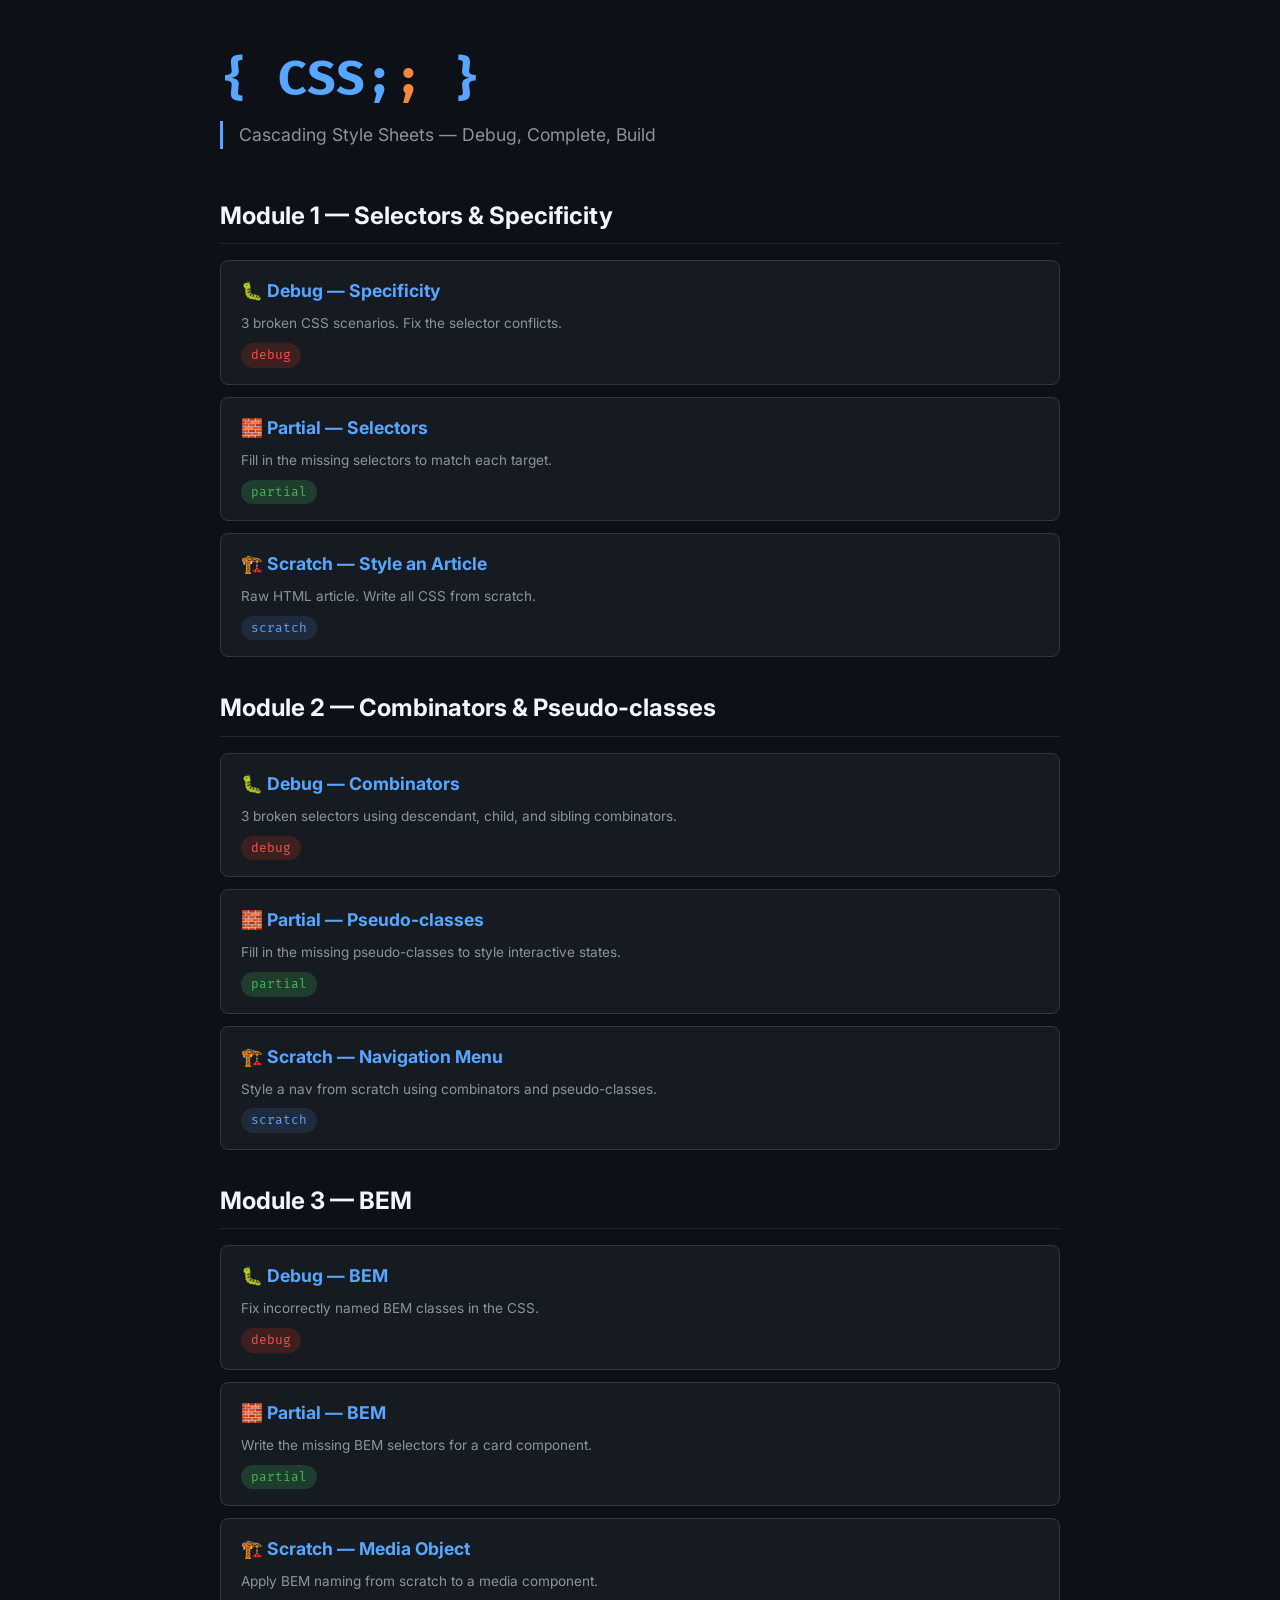
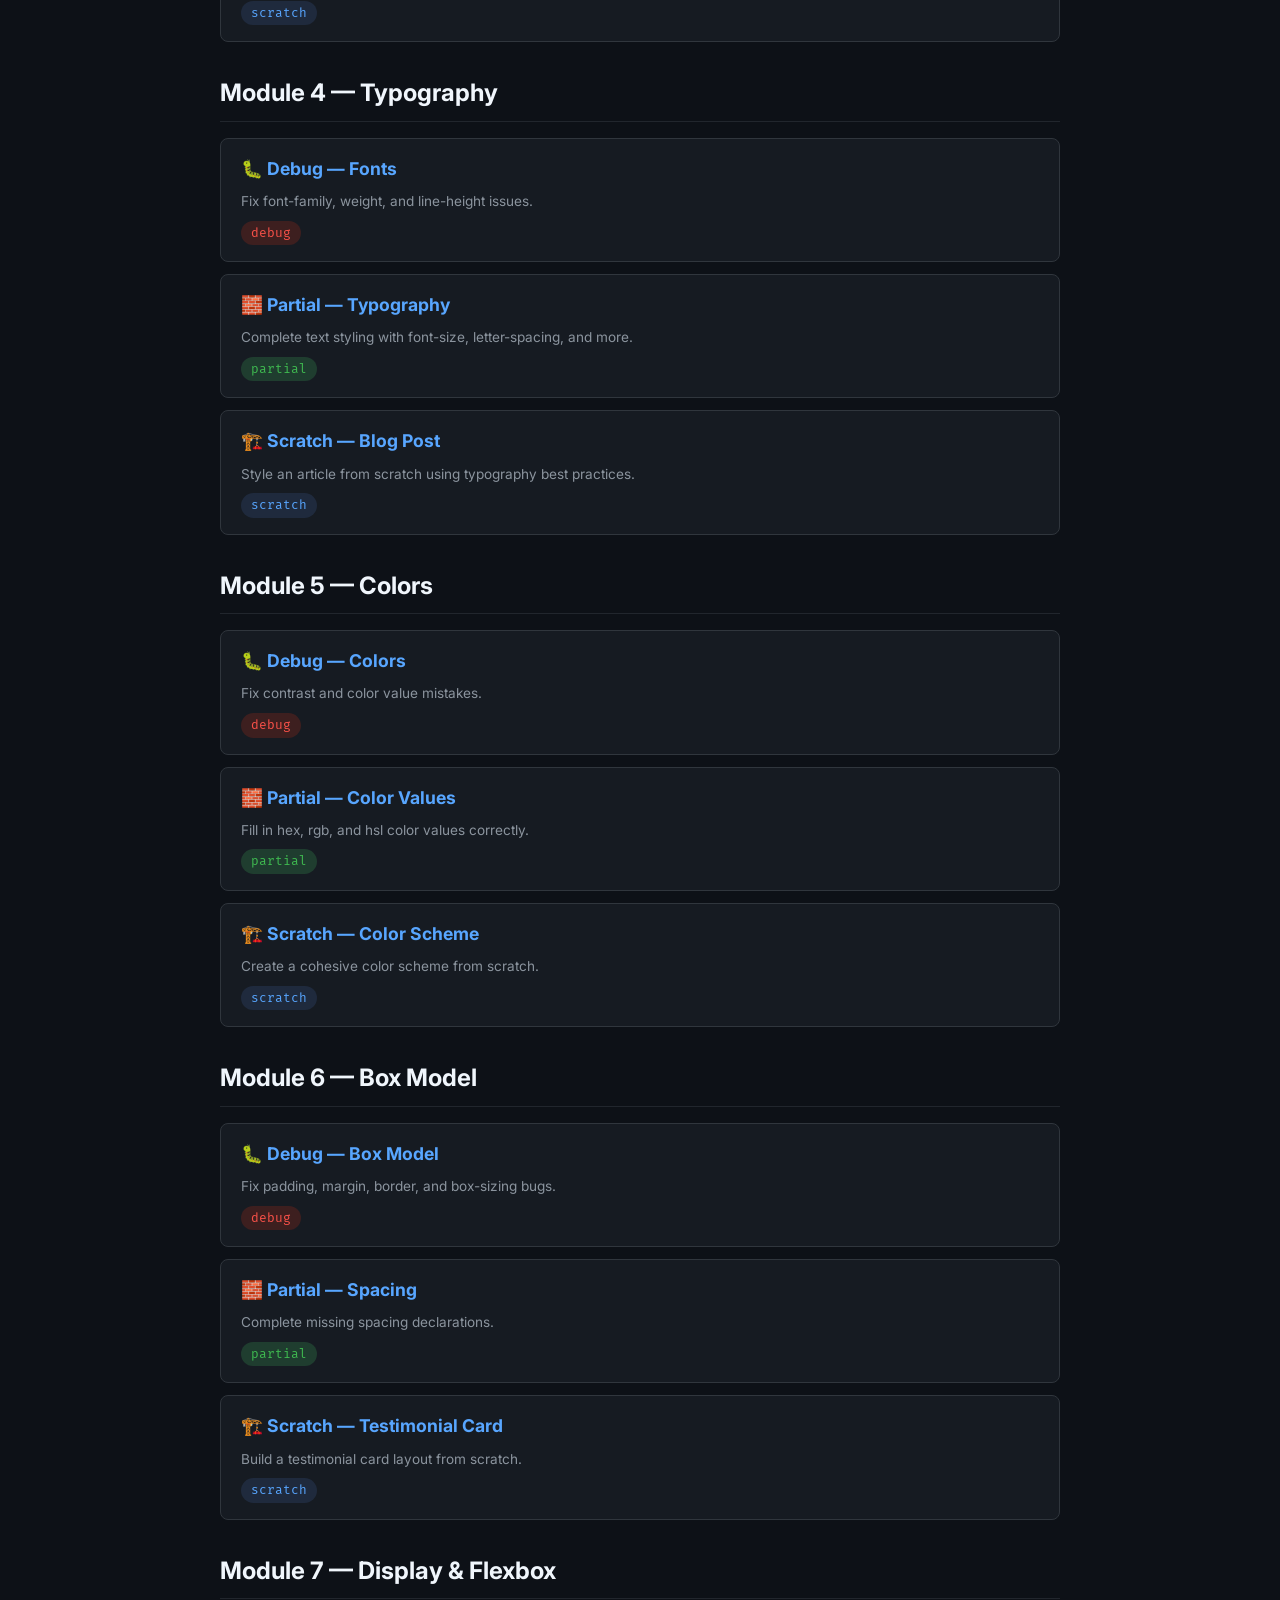
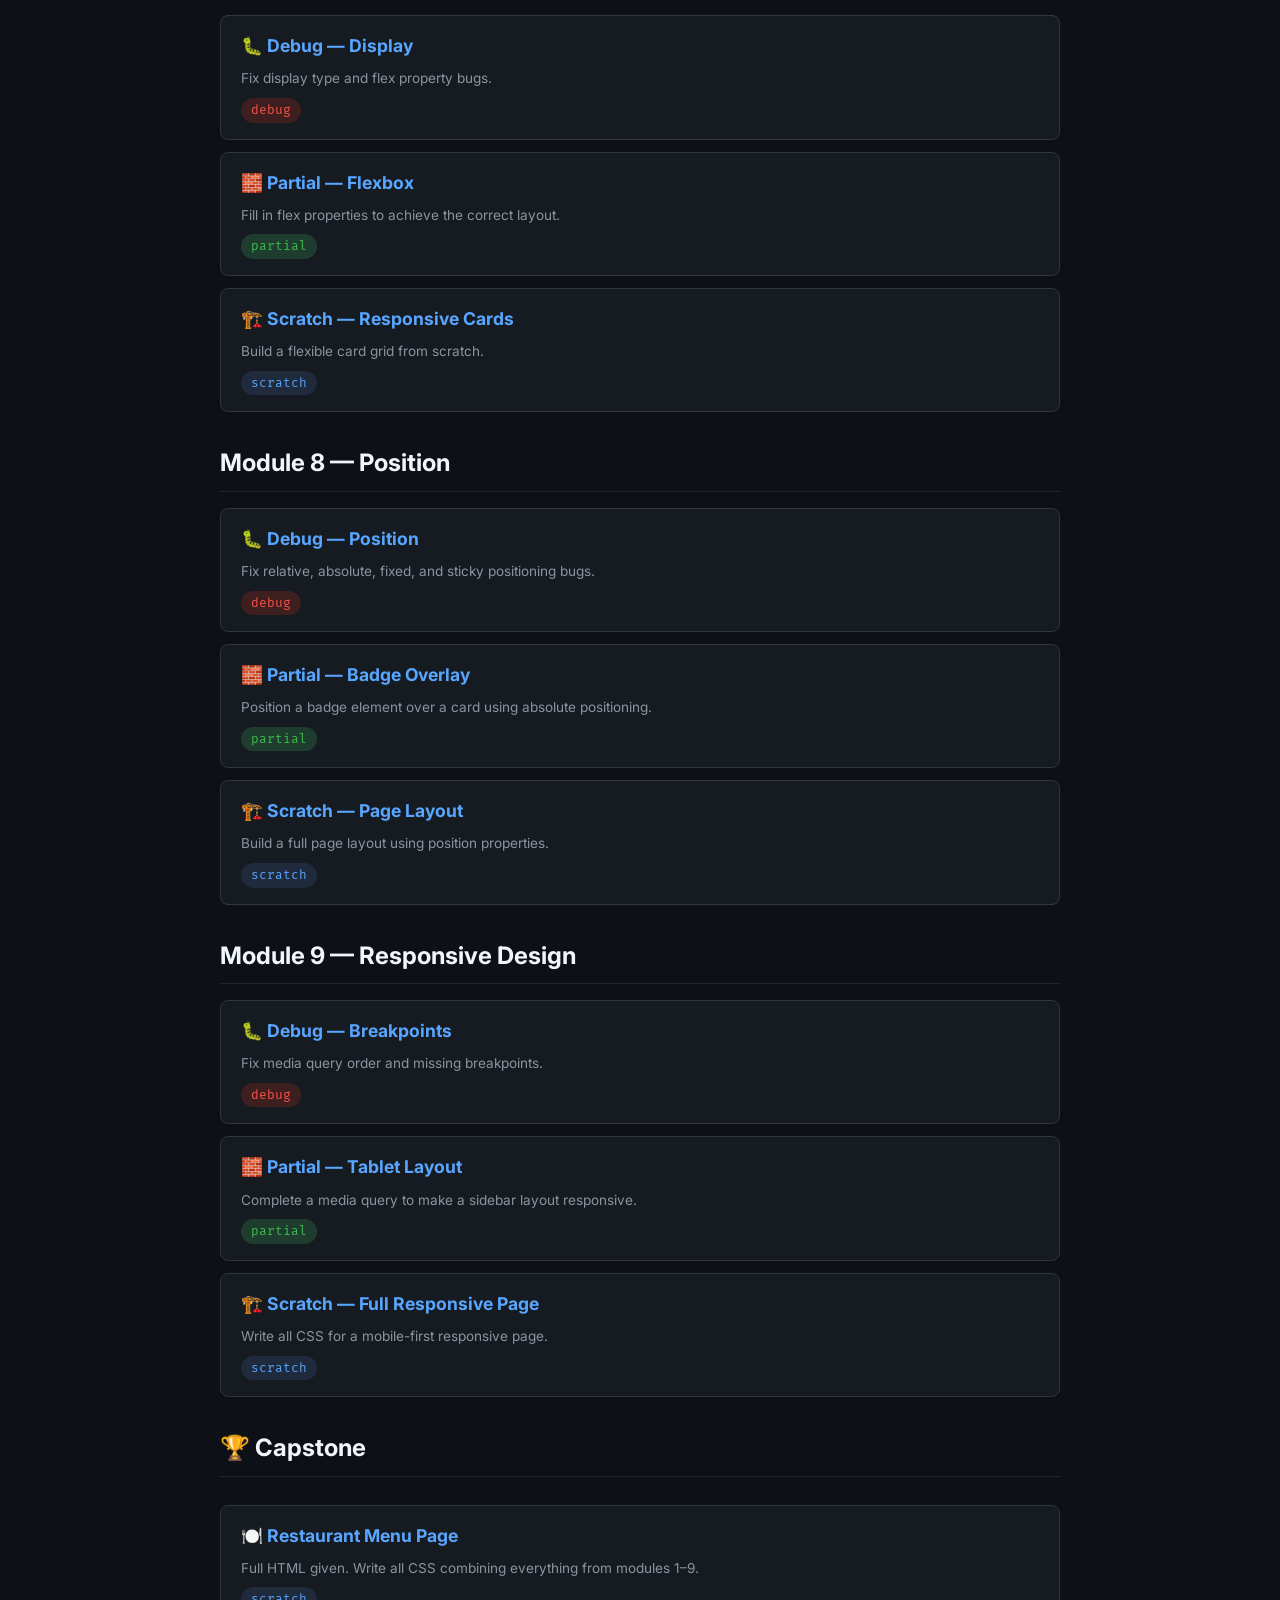
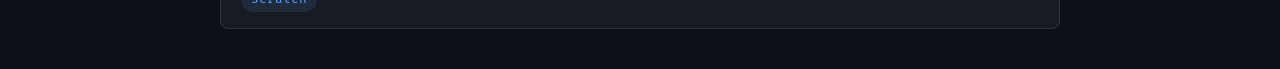
<file: css-ex/index.html>
<!DOCTYPE html>
<html lang="en">
<head>
  <meta charset="UTF-8">
  <meta name="viewport" content="width=device-width, initial-scale=1.0">
  <title>{ CSS; } — Course Hub</title>
  <link rel="preconnect" href="https://fonts.googleapis.com">
  <link href="https://fonts.googleapis.com/css2?family=Fira+Mono:wght@500;700&family=Inter:wght@400;600;700&display=swap" rel="stylesheet">
  <style>
    * { margin: 0; padding: 0; box-sizing: border-box; }
    body { font-family: 'Inter', sans-serif; background: #0d1117; color: #e6edf3; line-height: 1.6; padding: 40px 24px; }
    .container { max-width: 840px; margin: 0 auto; }
    h1 { font-family: 'Fira Mono', monospace; font-size: 3rem; color: #58a6ff; margin-bottom: 4px; }
    h1 span { color: #f0883e; }
    .subtitle { color: #8b949e; font-size: 1.1rem; margin-bottom: 48px; border-left: 3px solid #58a6ff; padding-left: 16px; }
    h2 { font-size: 1.5rem; color: #f0f6fc; margin: 32px 0 16px; padding-bottom: 8px; border-bottom: 1px solid #21262d; }
    .module-grid { display: flex; flex-direction: column; gap: 12px; }
    .module { background: #161b22; border: 1px solid #30363d; border-radius: 8px; padding: 16px 20px; transition: border-color 0.2s; }
    .module:hover { border-color: #58a6ff; }
    .module h3 { font-size: 1.1rem; margin-bottom: 8px; }
    .module h3 a { color: #58a6ff; text-decoration: none; }
    .module h3 a:hover { text-decoration: underline; }
    .module .meta { font-size: 0.85rem; color: #8b949e; }
    .ex-list { display: flex; gap: 8px; flex-wrap: wrap; margin-top: 8px; }
    .ex-tag { font-family: 'Fira Mono', monospace; font-size: 0.8rem; padding: 2px 10px; border-radius: 20px; background: #21262d; color: #8b949e; }
    .ex-tag.debug { background: #3d1f1f; color: #f85149; }
    .ex-tag.partial { background: #1f3d2f; color: #3fb950; }
    .ex-tag.scratch { background: #1f2a3d; color: #58a6ff; }
    .capstone { margin-top: 12px; }
  </style>
</head>
<body>
  <div class="container">
    <h1>{ CSS;<span>;</span> }</h1>
    <div class="subtitle">Cascading Style Sheets — Debug, Complete, Build</div>

    <h2>Module 1 — Selectors &amp; Specificity</h2>
    <div class="module-grid">
      <div class="module">
        <h3><a href="exercises/module-01-selectors/exercise-specificity.html">🐛 Debug — Specificity</a></h3>
        <div class="meta">3 broken CSS scenarios. Fix the selector conflicts.</div>
        <div class="ex-list"><span class="ex-tag debug">debug</span></div>
      </div>
      <div class="module">
        <h3><a href="exercises/module-01-selectors/partial-selectors.html">🧱 Partial — Selectors</a></h3>
        <div class="meta">Fill in the missing selectors to match each target.</div>
        <div class="ex-list"><span class="ex-tag partial">partial</span></div>
      </div>
      <div class="module">
        <h3><a href="exercises/module-01-selectors/scratch-style-article.html">🏗️ Scratch — Style an Article</a></h3>
        <div class="meta">Raw HTML article. Write all CSS from scratch.</div>
        <div class="ex-list"><span class="ex-tag scratch">scratch</span></div>
      </div>
    </div>

    <h2>Module 2 — Combinators &amp; Pseudo-classes</h2>
    <div class="module-grid">
      <div class="module">
        <h3><a href="exercises/module-02-combinators/exercise-combinators.html">🐛 Debug — Combinators</a></h3>
        <div class="meta">3 broken selectors using descendant, child, and sibling combinators.</div>
        <div class="ex-list"><span class="ex-tag debug">debug</span></div>
      </div>
      <div class="module">
        <h3><a href="exercises/module-02-combinators/partial-pseudo.html">🧱 Partial — Pseudo-classes</a></h3>
        <div class="meta">Fill in the missing pseudo-classes to style interactive states.</div>
        <div class="ex-list"><span class="ex-tag partial">partial</span></div>
      </div>
      <div class="module">
        <h3><a href="exercises/module-02-combinators/scratch-menu.html">🏗️ Scratch — Navigation Menu</a></h3>
        <div class="meta">Style a nav from scratch using combinators and pseudo-classes.</div>
        <div class="ex-list"><span class="ex-tag scratch">scratch</span></div>
      </div>
    </div>

    <h2>Module 3 — BEM</h2>
    <div class="module-grid">
      <div class="module">
        <h3><a href="exercises/module-03-bem/exercise-bem.html">🐛 Debug — BEM</a></h3>
        <div class="meta">Fix incorrectly named BEM classes in the CSS.</div>
        <div class="ex-list"><span class="ex-tag debug">debug</span></div>
      </div>
      <div class="module">
        <h3><a href="exercises/module-03-bem/partial-bem.html">🧱 Partial — BEM</a></h3>
        <div class="meta">Write the missing BEM selectors for a card component.</div>
        <div class="ex-list"><span class="ex-tag partial">partial</span></div>
      </div>
      <div class="module">
        <h3><a href="exercises/module-03-bem/scratch-bem.html">🏗️ Scratch — Media Object</a></h3>
        <div class="meta">Apply BEM naming from scratch to a media component.</div>
        <div class="ex-list"><span class="ex-tag scratch">scratch</span></div>
      </div>
    </div>

    <h2>Module 4 — Typography</h2>
    <div class="module-grid">
      <div class="module">
        <h3><a href="exercises/module-04-typography/exercise-font.html">🐛 Debug — Fonts</a></h3>
        <div class="meta">Fix font-family, weight, and line-height issues.</div>
        <div class="ex-list"><span class="ex-tag debug">debug</span></div>
      </div>
      <div class="module">
        <h3><a href="exercises/module-04-typography/partial-typography.html">🧱 Partial — Typography</a></h3>
        <div class="meta">Complete text styling with font-size, letter-spacing, and more.</div>
        <div class="ex-list"><span class="ex-tag partial">partial</span></div>
      </div>
      <div class="module">
        <h3><a href="exercises/module-04-typography/scratch-blog-post.html">🏗️ Scratch — Blog Post</a></h3>
        <div class="meta">Style an article from scratch using typography best practices.</div>
        <div class="ex-list"><span class="ex-tag scratch">scratch</span></div>
      </div>
    </div>

    <h2>Module 5 — Colors</h2>
    <div class="module-grid">
      <div class="module">
        <h3><a href="exercises/module-05-colors/exercise-color.html">🐛 Debug — Colors</a></h3>
        <div class="meta">Fix contrast and color value mistakes.</div>
        <div class="ex-list"><span class="ex-tag debug">debug</span></div>
      </div>
      <div class="module">
        <h3><a href="exercises/module-05-colors/partial-color-values.html">🧱 Partial — Color Values</a></h3>
        <div class="meta">Fill in hex, rgb, and hsl color values correctly.</div>
        <div class="ex-list"><span class="ex-tag partial">partial</span></div>
      </div>
      <div class="module">
        <h3><a href="exercises/module-05-colors/scratch-color-scheme.html">🏗️ Scratch — Color Scheme</a></h3>
        <div class="meta">Create a cohesive color scheme from scratch.</div>
        <div class="ex-list"><span class="ex-tag scratch">scratch</span></div>
      </div>
    </div>

    <h2>Module 6 — Box Model</h2>
    <div class="module-grid">
      <div class="module">
        <h3><a href="exercises/module-06-box-model/exercise-box.html">🐛 Debug — Box Model</a></h3>
        <div class="meta">Fix padding, margin, border, and box-sizing bugs.</div>
        <div class="ex-list"><span class="ex-tag debug">debug</span></div>
      </div>
      <div class="module">
        <h3><a href="exercises/module-06-box-model/partial-spacing.html">🧱 Partial — Spacing</a></h3>
        <div class="meta">Complete missing spacing declarations.</div>
        <div class="ex-list"><span class="ex-tag partial">partial</span></div>
      </div>
      <div class="module">
        <h3><a href="exercises/module-06-box-model/scratch-testimonial.html">🏗️ Scratch — Testimonial Card</a></h3>
        <div class="meta">Build a testimonial card layout from scratch.</div>
        <div class="ex-list"><span class="ex-tag scratch">scratch</span></div>
      </div>
    </div>

    <h2>Module 7 — Display &amp; Flexbox</h2>
    <div class="module-grid">
      <div class="module">
        <h3><a href="exercises/module-07-display-flexbox/exercise-display.html">🐛 Debug — Display</a></h3>
        <div class="meta">Fix display type and flex property bugs.</div>
        <div class="ex-list"><span class="ex-tag debug">debug</span></div>
      </div>
      <div class="module">
        <h3><a href="exercises/module-07-display-flexbox/partial-flexbox.html">🧱 Partial — Flexbox</a></h3>
        <div class="meta">Fill in flex properties to achieve the correct layout.</div>
        <div class="ex-list"><span class="ex-tag partial">partial</span></div>
      </div>
      <div class="module">
        <h3><a href="exercises/module-07-display-flexbox/scratch-responsive-cards.html">🏗️ Scratch — Responsive Cards</a></h3>
        <div class="meta">Build a flexible card grid from scratch.</div>
        <div class="ex-list"><span class="ex-tag scratch">scratch</span></div>
      </div>
    </div>

    <h2>Module 8 — Position</h2>
    <div class="module-grid">
      <div class="module">
        <h3><a href="exercises/module-08-position/exercise-position.html">🐛 Debug — Position</a></h3>
        <div class="meta">Fix relative, absolute, fixed, and sticky positioning bugs.</div>
        <div class="ex-list"><span class="ex-tag debug">debug</span></div>
      </div>
      <div class="module">
        <h3><a href="exercises/module-08-position/partial-badge.html">🧱 Partial — Badge Overlay</a></h3>
        <div class="meta">Position a badge element over a card using absolute positioning.</div>
        <div class="ex-list"><span class="ex-tag partial">partial</span></div>
      </div>
      <div class="module">
        <h3><a href="exercises/module-08-position/scratch-page-layout.html">🏗️ Scratch — Page Layout</a></h3>
        <div class="meta">Build a full page layout using position properties.</div>
        <div class="ex-list"><span class="ex-tag scratch">scratch</span></div>
      </div>
    </div>

    <h2>Module 9 — Responsive Design</h2>
    <div class="module-grid">
      <div class="module">
        <h3><a href="exercises/module-09-responsive/exercise-breakpoints.html">🐛 Debug — Breakpoints</a></h3>
        <div class="meta">Fix media query order and missing breakpoints.</div>
        <div class="ex-list"><span class="ex-tag debug">debug</span></div>
      </div>
      <div class="module">
        <h3><a href="exercises/module-09-responsive/partial-tablet.html">🧱 Partial — Tablet Layout</a></h3>
        <div class="meta">Complete a media query to make a sidebar layout responsive.</div>
        <div class="ex-list"><span class="ex-tag partial">partial</span></div>
      </div>
      <div class="module">
        <h3><a href="exercises/module-09-responsive/scratch-full-responsive.css">🏗️ Scratch — Full Responsive Page</a></h3>
        <div class="meta">Write all CSS for a mobile-first responsive page.</div>
        <div class="ex-list"><span class="ex-tag scratch">scratch</span></div>
      </div>
    </div>

    <h2>🏆 Capstone</h2>
    <div class="module-grid">
      <div class="module capstone">
        <h3><a href="exercises/capstone-restaurant/index.html">🍽️ Restaurant Menu Page</a></h3>
        <div class="meta">Full HTML given. Write all CSS combining everything from modules 1–9.</div>
        <div class="ex-list"><span class="ex-tag scratch">scratch</span></div>
      </div>
    </div>
  </div>
</body>
</html>
</file>
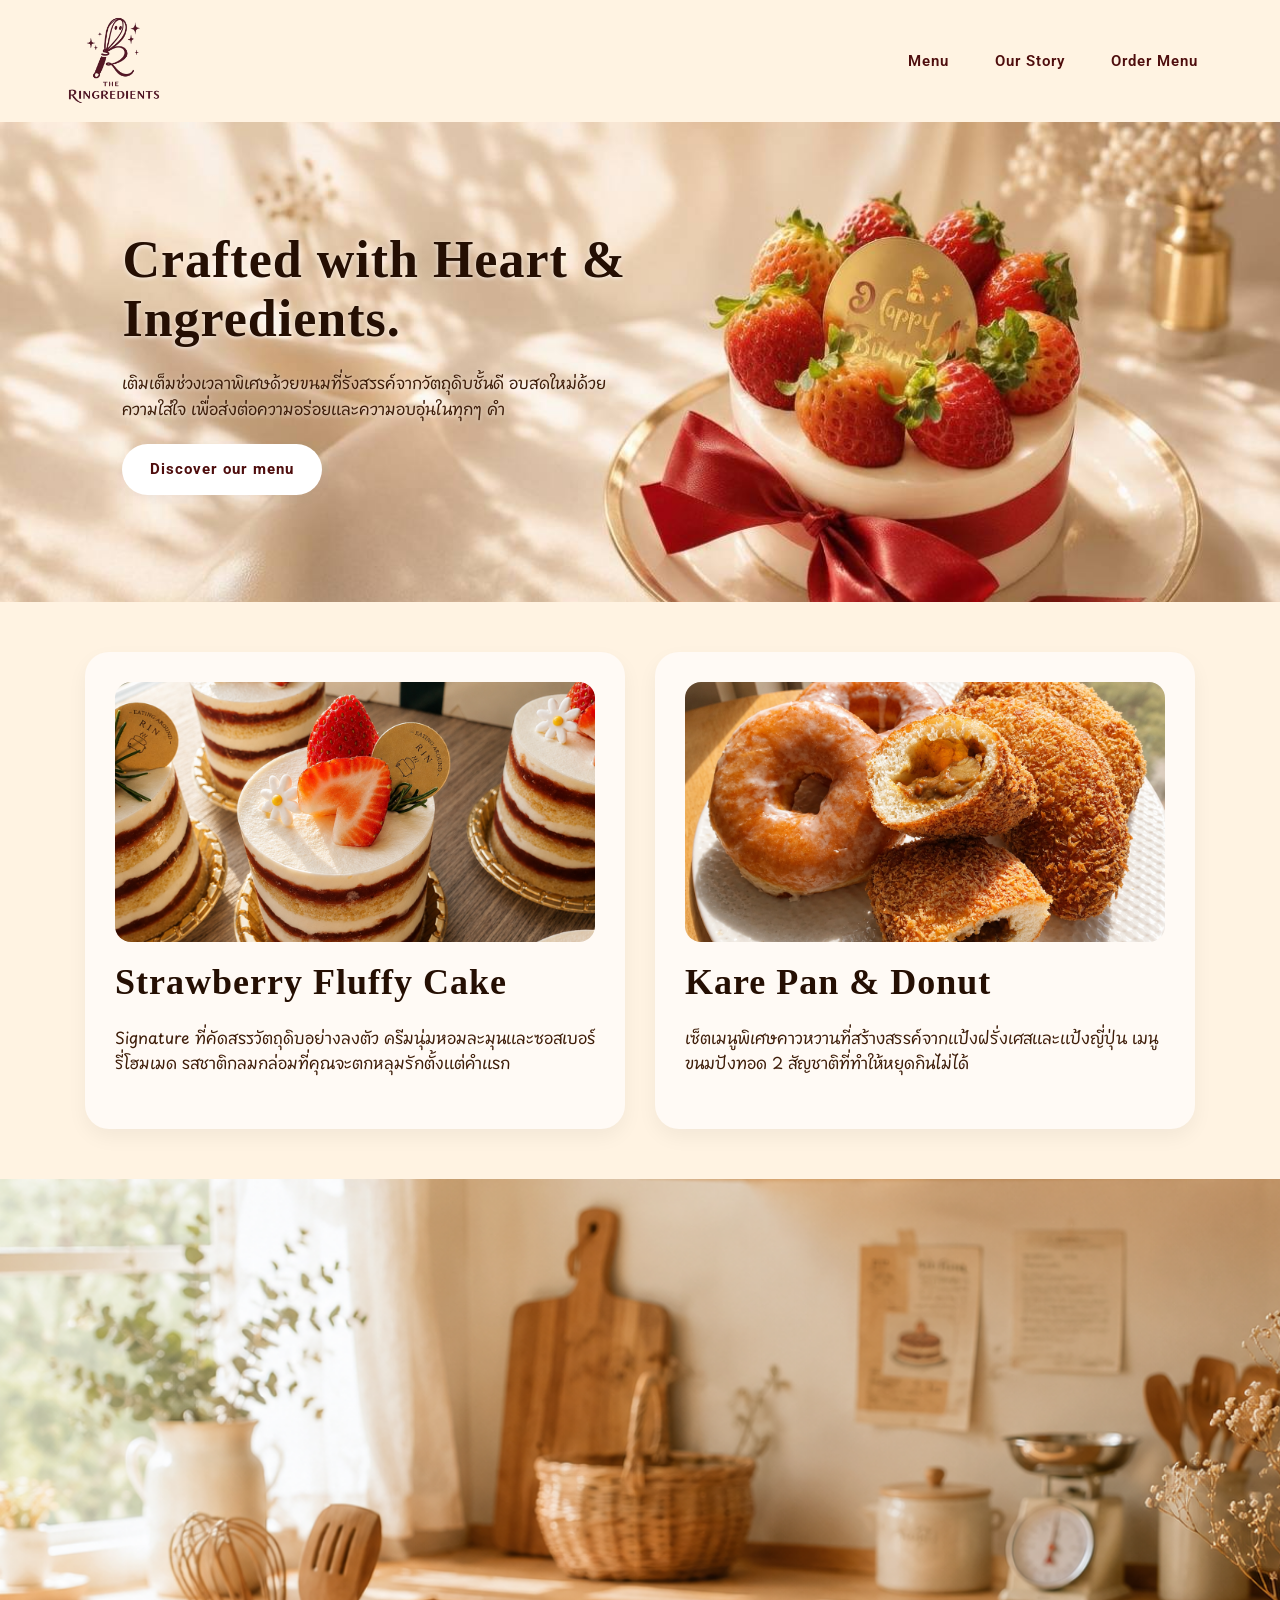
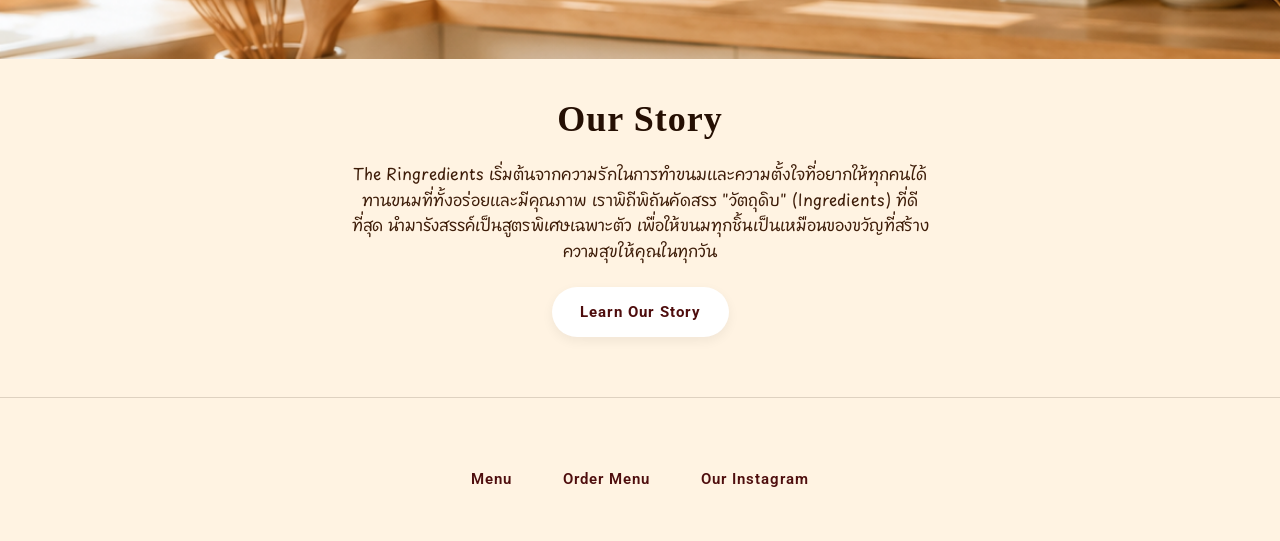
<file: html-buildday-project/index.html>
<!DOCTYPE html>
<html lang="th">
<head>
    <meta charset="UTF-8">
    <meta name="viewport" content="width=device-width, initial-scale=1.0">
    <title>The Ringredients | Sharing the best 'Taste' of life.</title>
    <link href="https://fonts.googleapis.com/css2?family=Playpen+Sans+Thai:wght@100..800&family=Roboto:wght@400;500;700;800&display=swap" rel="stylesheet">
    <link rel="stylesheet" href="the-ringredients.css">
</head>
<body>

    <header class="header">
        <div class="logo">
            <a href="index.html"><img src="logo.png" alt="The Ringredients Logo"></a>
        </div>
        <nav class="header-links">
            <a href="menu.html" class="cta-link">Menu</a>
            <a href="our-story.html" class="cta-link">Our Story</a>
            <a href="https://ig.me/m/the_ringredients" class="cta-link" target="_blank" rel="noopener">Order Menu</a>
        </nav>
    </header>


    <main>
        <section class="head-section">
            <div class="head-image">
                <img src="cake-head.jpg" alt="Strawberry Cake" class="banner-img">
            </div>
            <div class="head-text-left">
                <h1>Crafted with Heart &amp; Ingredients.</h1>
                <p>เติมเต็มช่วงเวลาพิเศษด้วยขนมที่รังสรรค์จากวัตถุดิบชั้นดี อบสดใหม่ด้วยความใส่ใจ เพื่อส่งต่อความอร่อยและความอบอุ่นในทุกๆ คำ</p>
                <a href="menu.html" class="cta-button">Discover our menu</a>
            </div>
        </section>

        <section class="menu-section">
            <article class="card-menu">
                <img src="cake-menu.png" alt="Strawberry Fluffy Cake">
                <h2>Strawberry Fluffy Cake</h2>
                <p>Signature ที่คัดสรรวัตถุดิบอย่างลงตัว ครีมนุ่มหอมละมุนและซอสเบอร์รี่โฮมเมด รสชาติกลมกล่อมที่คุณจะตกหลุมรักตั้งแต่คำแรก</p>
            </article>

            <article class="card-menu">
                <img src="bread-menu.png" alt="Kare Pan and Donut">
                <h2>Kare Pan &amp; Donut</h2>
                <p>เซ็ตเมนูพิเศษคาวหวานที่สร้างสรรค์จากแป้งฝรั่งเศสและแป้งญี่ปุ่น เมนูขนมปังทอด 2 สัญชาติที่ทำให้หยุดกินไม่ได้</p>
            </article>
        </section>

        <section class="head-section">
            <div class="head-image">
                <img src="kitchen.png" alt="บรรยากาศครัว The Ringredients" class="banner-img">
            </div>
        </section>

        <section class="story-section">
            <h2>Our Story</h2>
            <p>The Ringredients เริ่มต้นจากความรักในการทำขนมและความตั้งใจที่อยากให้ทุกคนได้ทานขนมที่ทั้งอร่อยและมีคุณภาพ เราพิถีพิถันคัดสรร "วัตถุดิบ" (Ingredients) ที่ดีที่สุด นำมารังสรรค์เป็นสูตรพิเศษเฉพาะตัว เพื่อให้ขนมทุกชิ้นเป็นเหมือนของขวัญที่สร้างความสุขให้คุณในทุกวัน</p>
            <a href="our-story.html" class="cta-button">Learn Our Story</a>
        </section>
    </main>


    
    <hr class="divider">

    <footer class="link-bottom-section">
        <a href="menu.html" class="cta-link">Menu</a>
        <a href="https://ig.me/m/the_ringredients" class="cta-link" target="_blank" rel="noopener">Order Menu</a>
        <a href="https://www.instagram.com/the_ringredients/" class="cta-link" target="_blank" rel="noopener">Our Instagram</a>
    </footer>

</body>
</html>
</file>
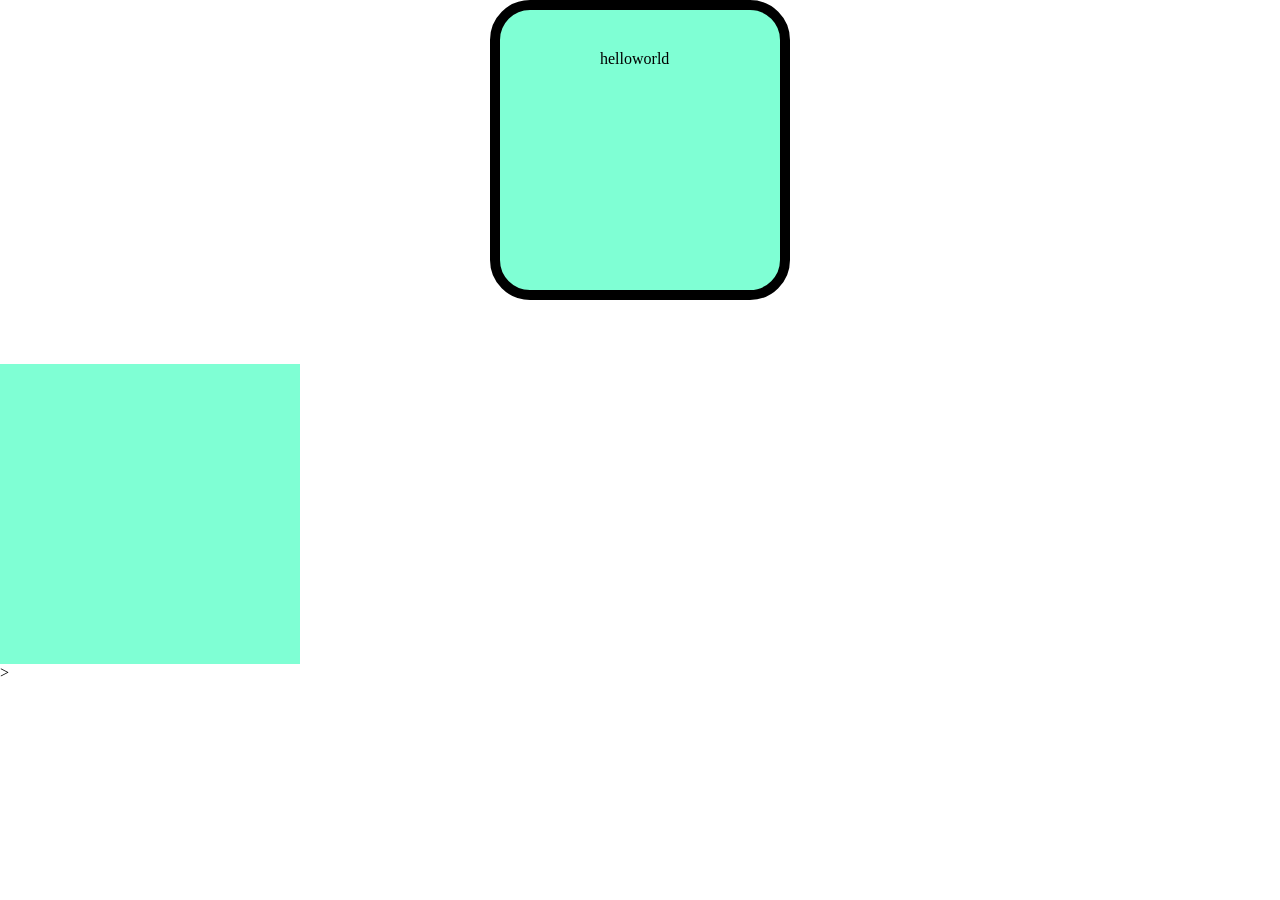
<file: css-ex/boxmodel/index.html>
<!DOCTYPE html>
<html lang="en">
<head>
    <link rel="stylesheet" href="test-css.css">
    <meta charset="UTF-8">
    <meta name="viewport" content="width=device-width, initial-scale=1.0">
    <title>Document</title>
</head>
<body>
    <div class="hello" style = "height: 300px; width: 300px; background-color: aquamarine; margin-bottom: 64px">
        helloworld
    </div>
    <div class="special" style = "height: 300px; width: 300px; background-color: aquamarine; margin-top: 64px;">

    </div>>
</body>
</html>
</file>
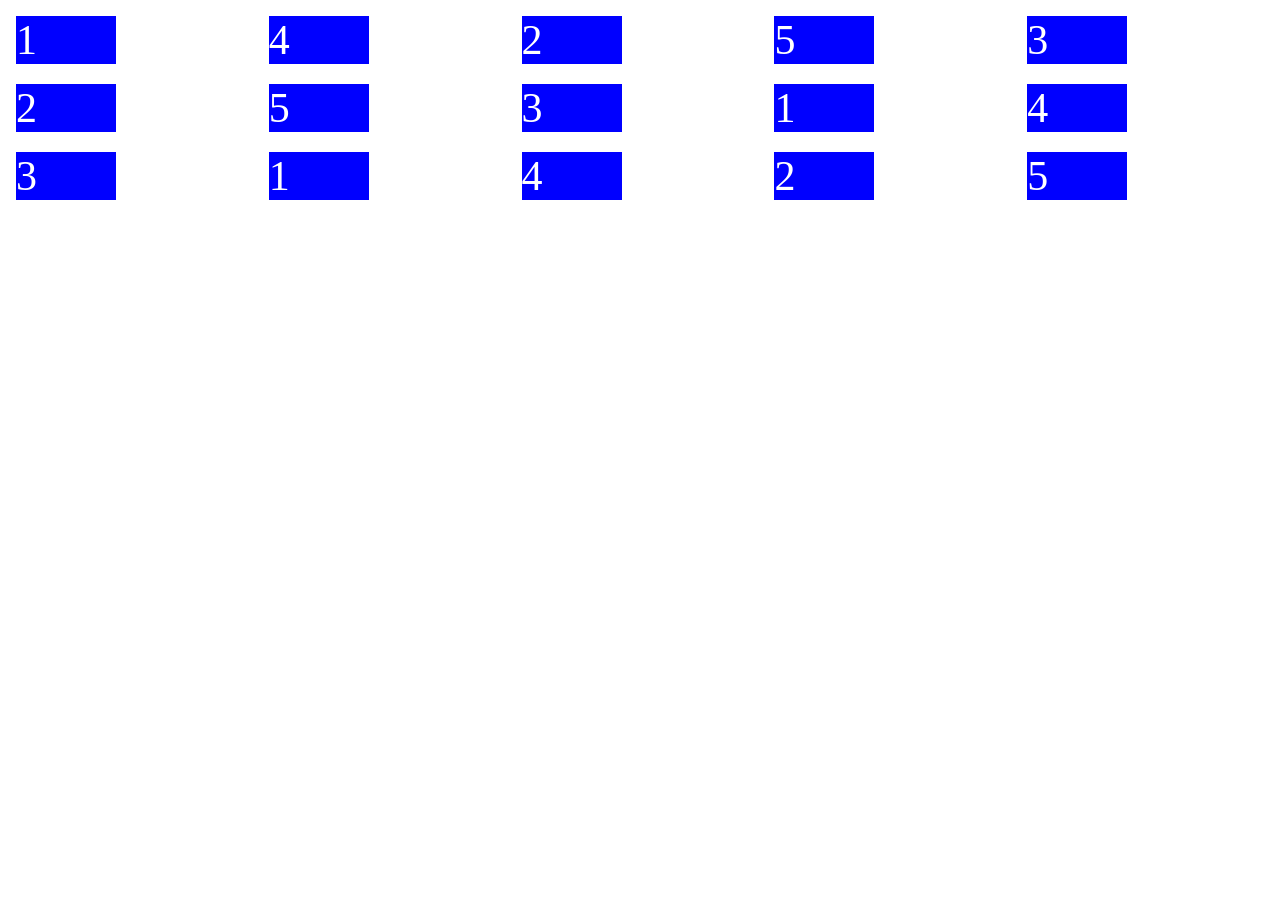
<file: css-ex/day2-css/index.html>
<!DOCTYPE html>
<html lang="en">
<head>
    <meta charset="UTF-8">
    <meta name="viewport" content="width=device-width, initial-scale=1.0">
    <title>Document</title>
        <link rel="stylesheet" href="style.css"/>
</head>
<body>
     <div class="container">
      <div class="box">1</div>
      <div class="box">2</div>
      <div class="box">3</div>
      <div class="box">4</div>
      <div class="box">5</div>
      <div class="box">1</div>
      <div class="box">2</div>
      <div class="box">3</div>
      <div class="box">4</div>
      <div class="box">5</div>
      <div class="box">1</div>
      <div class="box">2</div>
      <div class="box">3</div>
      <div class="box">4</div>
      <div class="box">5</div>
    </div>
</body>
</html>
</file>
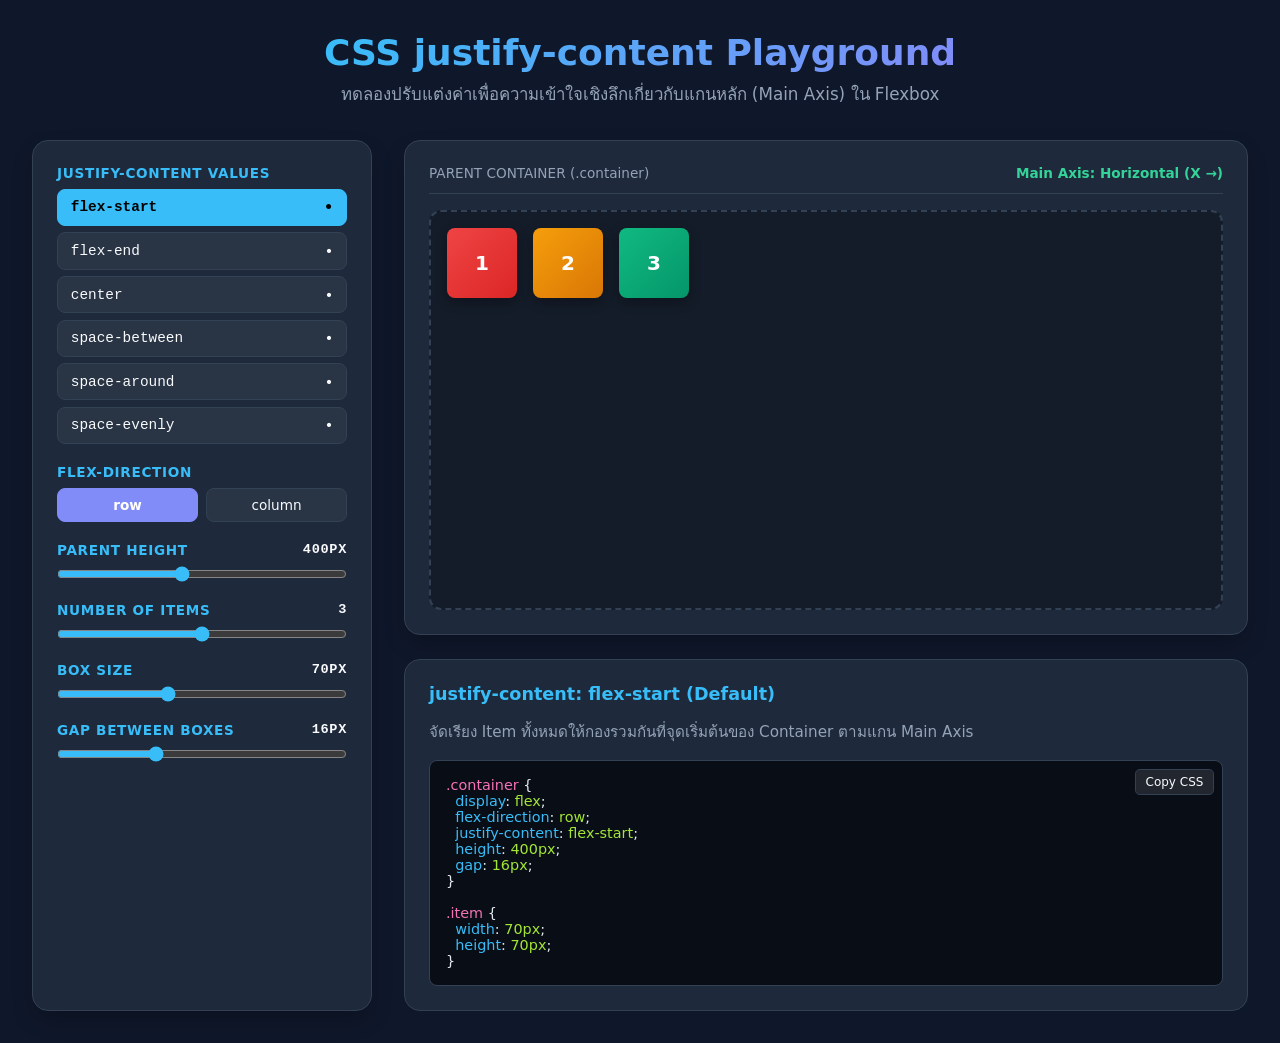
<file: css-ex/justify-content-web/index.html>
<!DOCTYPE html>
<html lang="th">
<head>
    <meta charset="UTF-8">
    <meta name="viewport" content="width=device-width, initial-scale=1.0">
    <title>CSS justify-content Interactive Playground</title>
    <style>
        :root {
            --bg-main: #0f172a;
            --bg-card: #1e293b;
            --bg-code: #090d16;
            --accent-blue: #38bdf8;
            --accent-purple: #818cf8;
            --accent-green: #34d399;
            --text-main: #f8fafc;
            --text-muted: #94a3b8;
            --border-color: #334155;
        }

        * {
            box-sizing: border-box;
            margin: 0;
            padding: 0;
            font-family: 'Segoe UI', system-ui, -apple-system, sans-serif;
        }

        body {
            background-color: var(--bg-main);
            color: var(--text-main);
            min-height: 100vh;
            display: flex;
            flex-direction: column;
            padding: 2rem;
            gap: 2rem;
        }

        header {
            text-align: center;
            max-width: 800px;
            margin: 0 auto;
        }

        header h1 {
            font-size: 2.25rem;
            font-weight: 800;
            background: linear-gradient(135deg, var(--accent-blue), var(--accent-purple));
            -webkit-background-clip: text;
            background-clip: text;
            -webkit-text-fill-color: transparent;
            margin-bottom: 0.5rem;
        }

        header p {
            color: var(--text-muted);
            font-size: 1.05rem;
            line-height: 1.6;
        }

        .main-container {
            display: grid;
            grid-template-columns: 340px 1fr;
            gap: 2rem;
            max-width: 1400px;
            width: 100%;
            margin: 0 auto;
        }

        @media (max-width: 968px) {
            .main-container {
                grid-template-columns: 1fr;
            }
        }

        /* Controls Sidebar */
        .controls-card {
            background-color: var(--bg-card);
            border: 1px solid var(--border-color);
            border-radius: 1rem;
            padding: 1.5rem;
            display: flex;
            flex-direction: column;
            gap: 1.25rem;
            box-shadow: 0 10px 25px -5px rgba(0, 0, 0, 0.3);
        }

        .control-group {
            display: flex;
            flex-direction: column;
            gap: 0.5rem;
        }

        .control-group label {
            font-size: 0.85rem;
            font-weight: 600;
            text-transform: uppercase;
            letter-spacing: 0.05em;
            color: var(--accent-blue);
            display: flex;
            justify-content: space-between;
        }

        .control-group label span {
            color: var(--text-main);
            font-family: monospace;
        }

        .options-grid {
            display: grid;
            grid-template-columns: 1fr;
            gap: 0.4rem;
        }

        .btn-option {
            background-color: rgba(255, 255, 255, 0.05);
            border: 1px solid var(--border-color);
            color: var(--text-main);
            padding: 0.6rem 0.8rem;
            border-radius: 0.5rem;
            cursor: pointer;
            text-align: left;
            font-size: 0.9rem;
            font-family: monospace;
            transition: all 0.2s ease;
            display: flex;
            justify-content: space-between;
            align-items: center;
        }

        .btn-option:hover {
            background-color: rgba(56, 189, 248, 0.1);
            border-color: var(--accent-blue);
        }

        .btn-option.active {
            background-color: var(--accent-blue);
            color: #000;
            font-weight: bold;
            border-color: var(--accent-blue);
        }

        .btn-group {
            display: grid;
            grid-template-columns: 1fr 1fr;
            gap: 0.5rem;
        }

        .btn-toggle {
            background-color: rgba(255, 255, 255, 0.05);
            border: 1px solid var(--border-color);
            color: var(--text-main);
            padding: 0.5rem;
            border-radius: 0.5rem;
            cursor: pointer;
            text-align: center;
            font-size: 0.85rem;
            transition: all 0.2s ease;
        }

        .btn-toggle:hover {
            border-color: var(--accent-purple);
        }

        .btn-toggle.active {
            background-color: var(--accent-purple);
            color: #ffffff;
            font-weight: bold;
            border-color: var(--accent-purple);
        }

        .range-slider {
            display: flex;
            align-items: center;
            gap: 0.75rem;
        }

        .range-slider input[type="range"] {
            flex: 1;
            accent-color: var(--accent-blue);
        }

        /* Canvas & Output Area */
        .preview-section {
            display: flex;
            flex-direction: column;
            gap: 1.5rem;
        }

        .canvas-card {
            background-color: var(--bg-card);
            border: 1px solid var(--border-color);
            border-radius: 1rem;
            padding: 1.5rem;
            display: flex;
            flex-direction: column;
            gap: 1rem;
            box-shadow: 0 10px 25px -5px rgba(0, 0, 0, 0.3);
        }

        .canvas-header {
            display: flex;
            justify-content: space-between;
            align-items: center;
            color: var(--text-muted);
            font-size: 0.85rem;
            border-bottom: 1px solid var(--border-color);
            padding-bottom: 0.75rem;
        }

        .axis-indicator {
            font-weight: 600;
            color: var(--accent-green);
        }

        /* Fixed Dimensions Parent Flex Container Window */
        .flex-container {
            background-color: rgba(0, 0, 0, 0.3);
            border: 2px dashed var(--border-color);
            border-radius: 0.75rem;
            width: 100%;
            height: 400px;
            display: flex;
            padding: 1rem;
            transition: all 0.3s cubic-bezier(0.4, 0, 0.2, 1);
            overflow: hidden;
        }

        /* Flex Items */
        .flex-item {
            border-radius: 0.5rem;
            display: flex;
            align-items: center;
            justify-content: center;
            font-weight: 800;
            font-size: 1.25rem;
            color: #ffffff;
            box-shadow: 0 4px 12px rgba(0,0,0,0.3);
            transition: width 0.2s ease, height 0.2s ease, transform 0.2s ease;
            animation: popIn 0.3s ease-out;
            flex-shrink: 0;
        }

        .flex-item:nth-child(1) { background: linear-gradient(135deg, #ef4444, #dc2626); }
        .flex-item:nth-child(2) { background: linear-gradient(135deg, #f59e0b, #d97706); }
        .flex-item:nth-child(3) { background: linear-gradient(135deg, #10b981, #059669); }
        .flex-item:nth-child(4) { background: linear-gradient(135deg, #3b82f6, #2563eb); }
        .flex-item:nth-child(5) { background: linear-gradient(135deg, #8b5cf6, #7c3aed); }

        @keyframes popIn {
            0% { transform: scale(0.5); opacity: 0; }
            100% { transform: scale(1); opacity: 1; }
        }

        /* Code & Description Block */
        .info-card {
            background-color: var(--bg-card);
            border: 1px solid var(--border-color);
            border-radius: 1rem;
            padding: 1.5rem;
            display: flex;
            flex-direction: column;
            gap: 1rem;
        }

        .desc-title {
            font-size: 1.1rem;
            font-weight: 700;
            color: var(--accent-blue);
        }

        .desc-text {
            color: var(--text-muted);
            line-height: 1.6;
            font-size: 0.95rem;
        }

        .code-block {
            background-color: var(--bg-code);
            border: 1px solid var(--border-color);
            border-radius: 0.5rem;
            padding: 1rem;
            font-family: 'Consolas', 'Courier New', monospace;
            font-size: 0.9rem;
            color: #e2e8f0;
            position: relative;
            overflow-x: auto;
        }

        .code-keyword { color: #f472b6; }
        .code-prop { color: #38bdf8; }
        .code-val { color: #a3e635; }

        .copy-btn {
            position: absolute;
            top: 0.5rem;
            right: 0.5rem;
            background: rgba(255, 255, 255, 0.1);
            border: 1px solid var(--border-color);
            color: var(--text-main);
            padding: 0.3rem 0.6rem;
            border-radius: 0.3rem;
            font-size: 0.75rem;
            cursor: pointer;
            transition: all 0.2s;
        }

        .copy-btn:hover {
            background: var(--accent-blue);
            color: #000;
        }
    </style>
</head>
<body>

    <header>
        <h1>CSS justify-content Playground</h1>
        <p>ทดลองปรับแต่งค่าเพื่อความเข้าใจเชิงลึกเกี่ยวกับแกนหลัก (Main Axis) ใน Flexbox</p>
    </header>

    <div class="main-container">
        <!-- Sidebar Controls -->
        <div class="controls-card">
            <div class="control-group">
                <label>justify-content Values</label>
                <div class="options-grid">
                    <button class="btn-option active" data-val="flex-start">flex-start <span>•</span></button>
                    <button class="btn-option" data-val="flex-end">flex-end <span>•</span></button>
                    <button class="btn-option" data-val="center">center <span>•</span></button>
                    <button class="btn-option" data-val="space-between">space-between <span>•</span></button>
                    <button class="btn-option" data-val="space-around">space-around <span>•</span></button>
                    <button class="btn-option" data-val="space-evenly">space-evenly <span>•</span></button>
                </div>
            </div>

            <div class="control-group">
                <label>flex-direction</label>
                <div class="btn-group">
                    <button class="btn-toggle active" id="dir-row">row</button>
                    <button class="btn-toggle" id="dir-col">column</button>
                </div>
            </div>

            <div class="control-group">
                <label>Parent Height <span id="height-val">400px</span></label>
                <div class="range-slider">
                    <input type="range" id="parent-height" min="250" max="600" value="400" step="10">
                </div>
            </div>

            <div class="control-group">
                <label>Number of Items <span id="count-val">3</span></label>
                <div class="range-slider">
                    <input type="range" id="item-count" min="1" max="5" value="3">
                </div>
            </div>

            <div class="control-group">
                <label>Box Size <span id="size-val">70px</span></label>
                <div class="range-slider">
                    <input type="range" id="box-size" min="40" max="120" value="70" step="5">
                </div>
            </div>

            <div class="control-group">
                <label>Gap Between Boxes <span id="gap-val">16px</span></label>
                <div class="range-slider">
                    <input type="range" id="box-gap" min="0" max="48" value="16" step="4">
                </div>
            </div>
        </div>

        <!-- Preview Canvas -->
        <div class="preview-section">
            <div class="canvas-card">
                <div class="canvas-header">
                    <span>PARENT CONTAINER (.container)</span>
                    <div class="axis-indicator">
                        <span id="axis-text">Main Axis: Horizontal (X →)</span>
                    </div>
                </div>

                <div class="flex-container" id="flexBox">
                    <div class="flex-item">1</div>
                    <div class="flex-item">2</div>
                    <div class="flex-item">3</div>
                </div>
            </div>

            <!-- Code & Live Explanation -->
            <div class="info-card">
                <div class="desc-title" id="infoTitle">flex-start</div>
                <div class="desc-text" id="infoDesc">
                    กอง Flex Items ไว้ที่จุดเริ่มต้นของ Main Axis (ค่า Default ของ CSS)
                </div>

                <div class="code-block">
                    <button class="copy-btn" onclick="copyCode()">Copy CSS</button>
                    <pre><code id="codeOutput">.container { ... }</code></pre>
                </div>
            </div>
        </div>
    </div>

    <script>
        const descriptions = {
            'flex-start': {
                title: 'justify-content: flex-start (Default)',
                desc: 'จัดเรียง Item ทั้งหมดให้กองรวมกันที่จุดเริ่มต้นของ Container ตามแกน Main Axis'
            },
            'flex-end': {
                title: 'justify-content: flex-end',
                desc: 'จัดเรียง Item ทั้งหมดให้กองรวมกันที่จุดสิ้นสุดของ Container ตามแกน Main Axis'
            },
            'center': {
                title: 'justify-content: center',
                desc: 'จัดเรียง Item ทั้งหมดให้อยู่ตรงกลางของ Container ตามแกน Main Axis'
            },
            'space-between': {
                title: 'justify-content: space-between',
                desc: 'ดันตัวแรกสุดชิดจุดเริ่มต้น ดันตัวท้ายสุดชิดจุดสิ้นสุด แล้วแบ่งพื้นที่ว่างที่เหลือระหว่าง Items เท่าๆ กัน'
            },
            'space-around': {
                title: 'justify-content: space-around',
                desc: 'กระจายพื้นที่ว่างรอบๆ แต่ละ Item เท่าๆ กัน (ผลลัพธ์คือพื้นที่ขอบนอกสุดจะกว้างเป็นครึ่งหนึ่งของพื้นที่ระหว่าง Item)'
            },
            'space-evenly': {
                title: 'justify-content: space-evenly',
                desc: 'กระจายพื้นที่ว่างทั้งหมดให้เท่ากันอย่างสมบูรณ์ ทั้งระยะห่างระหว่าง Item และระยะห่างชิดขอบ Container'
            }
        };

        // DOM Elements
        const flexBox = document.getElementById('flexBox');
        const optionBtns = document.querySelectorAll('.btn-option');
        const dirRowBtn = document.getElementById('dir-row');
        const dirColBtn = document.getElementById('dir-col');
        const parentHeightInput = document.getElementById('parent-height');
        const itemCountInput = document.getElementById('item-count');
        const boxSizeInput = document.getElementById('box-size');
        const boxGapInput = document.getElementById('box-gap');
        const heightValSpan = document.getElementById('height-val');
        const countValSpan = document.getElementById('count-val');
        const sizeValSpan = document.getElementById('size-val');
        const gapValSpan = document.getElementById('gap-val');
        const infoTitle = document.getElementById('infoTitle');
        const infoDesc = document.getElementById('infoDesc');
        const codeOutput = document.getElementById('codeOutput');
        const axisText = document.getElementById('axis-text');

        // App State
        let currentJustify = 'flex-start';
        let currentDir = 'row';
        let currentParentHeight = 400;
        let currentCount = 3;
        let currentSize = 70;
        let currentGap = 16;

        function updateStyles() {
            flexBox.style.justifyContent = currentJustify;
            flexBox.style.flexDirection = currentDir;
            flexBox.style.height = `${currentParentHeight}px`;
            flexBox.style.gap = `${currentGap}px`;

            // Update Items Size
            const items = document.querySelectorAll('.flex-item');
            items.forEach(item => {
                item.style.width = `${currentSize}px`;
                item.style.height = `${currentSize}px`;
                item.style.fontSize = `${Math.max(1, currentSize / 56)}rem`;
            });

            // Update Info
            infoTitle.innerText = descriptions[currentJustify].title;
            infoDesc.innerText = descriptions[currentJustify].desc;

            // Update Axis Text
            if (currentDir === 'row') {
                axisText.innerText = 'Main Axis: Horizontal (X →)';
            } else {
                axisText.innerText = 'Main Axis: Vertical (Y ↓)';
            }

            // Update Code Snippet
            let gapCode = currentGap > 0 ? `
  <span class="code-prop">gap</span>: <span class="code-val">${currentGap}px</span>;` : '';
            codeOutput.innerHTML = `<span class="code-keyword">.container</span> {
  <span class="code-prop">display</span>: <span class="code-val">flex</span>;
  <span class="code-prop">flex-direction</span>: <span class="code-val">${currentDir}</span>;
  <span class="code-prop">justify-content</span>: <span class="code-val">${currentJustify}</span>;
  <span class="code-prop">height</span>: <span class="code-val">${currentParentHeight}px</span>;${gapCode}
}

<span class="code-keyword">.item</span> {
  <span class="code-prop">width</span>: <span class="code-val">${currentSize}px</span>;
  <span class="code-prop">height</span>: <span class="code-val">${currentSize}px</span>;
}`;
        }

        function renderItems() {
            flexBox.innerHTML = '';
            for (let i = 1; i <= currentCount; i++) {
                const item = document.createElement('div');
                item.className = 'flex-item';
                item.innerText = i;
                flexBox.appendChild(item);
            }
            updateStyles();
        }

        // Event Listeners
        optionBtns.forEach(btn => {
            btn.addEventListener('click', () => {
                optionBtns.forEach(b => b.classList.remove('active'));
                btn.classList.add('active');
                currentJustify = btn.getAttribute('data-val');
                updateStyles();
            });
        });

        dirRowBtn.addEventListener('click', () => {
            dirRowBtn.classList.add('active');
            dirColBtn.classList.remove('active');
            currentDir = 'row';
            updateStyles();
        });

        dirColBtn.addEventListener('click', () => {
            dirColBtn.classList.add('active');
            dirRowBtn.classList.remove('active');
            currentDir = 'column';
            updateStyles();
        });

        parentHeightInput.addEventListener('input', (e) => {
            currentParentHeight = parseInt(e.target.value);
            heightValSpan.innerText = `${currentParentHeight}px`;
            updateStyles();
        });

        itemCountInput.addEventListener('input', (e) => {
            currentCount = parseInt(e.target.value);
            countValSpan.innerText = currentCount;
            renderItems();
        });

        boxSizeInput.addEventListener('input', (e) => {
            currentSize = parseInt(e.target.value);
            sizeValSpan.innerText = `${currentSize}px`;
            updateStyles();
        });

        boxGapInput.addEventListener('input', (e) => {
            currentGap = parseInt(e.target.value);
            gapValSpan.innerText = `${currentGap}px`;
            updateStyles();
        });

        function copyCode() {
            const gapText = currentGap > 0 ? `
  gap: ${currentGap}px;` : '';
            const rawCode = `.container {
  display: flex;
  flex-direction: ${currentDir};
  justify-content: ${currentJustify};
  height: ${currentParentHeight}px;${gapText}
}

.item {
  width: ${currentSize}px;
  height: ${currentSize}px;
}`;
            navigator.clipboard.writeText(rawCode).then(() => {
                const copyBtn = document.querySelector('.copy-btn');
                copyBtn.innerText = 'Copied!';
                setTimeout(() => copyBtn.innerText = 'Copy CSS', 1500);
            });
        }

        // Initial Setup
        renderItems();
    </script>
</body>
</html>
</file>
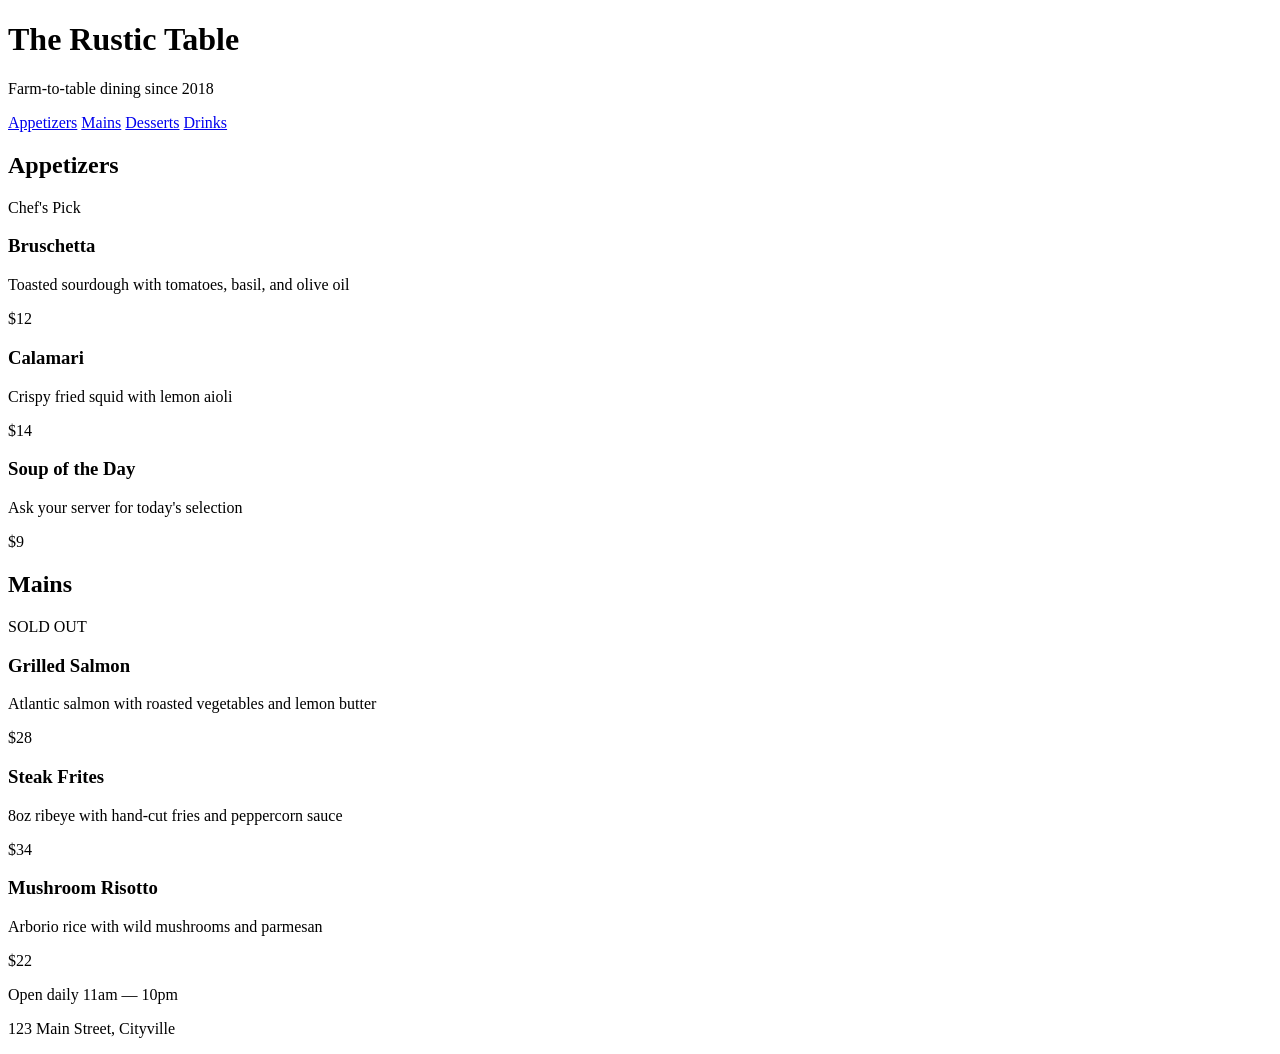
<file: css-ex/exercises/capstone-restaurant/index.html>
<!DOCTYPE html>
<html lang="en">
<head>
  <meta charset="UTF-8">
  <meta name="viewport" content="width=device-width, initial-scale=1.0">
  <title>🍽️ Restaurant Menu</title>
  <link rel="stylesheet" href="style.css">
</head>
<body>

  <header class="header">
    <h1 class="header__title">The Rustic Table</h1>
    <p class="header__subtitle">Farm-to-table dining since 2018</p>
  </header>

  <nav class="nav">
    <a href="#" class="nav__link">Appetizers</a>
    <a href="#" class="nav__link">Mains</a>
    <a href="#" class="nav__link">Desserts</a>
    <a href="#" class="nav__link">Drinks</a>
  </nav>

  <main class="menu">
    <section class="menu__section">
      <h2 class="menu__heading">Appetizers</h2>
      <div class="menu__grid">
        <div class="menu-item">
          <span class="menu-item__badge">Chef's Pick</span>
          <h3 class="menu-item__name">Bruschetta</h3>
          <p class="menu-item__desc">Toasted sourdough with tomatoes, basil, and olive oil</p>
          <span class="menu-item__price">$12</span>
        </div>
        <div class="menu-item">
          <h3 class="menu-item__name">Calamari</h3>
          <p class="menu-item__desc">Crispy fried squid with lemon aioli</p>
          <span class="menu-item__price">$14</span>
        </div>
        <div class="menu-item">
          <h3 class="menu-item__name">Soup of the Day</h3>
          <p class="menu-item__desc">Ask your server for today's selection</p>
          <span class="menu-item__price">$9</span>
        </div>
      </div>
    </section>

    <section class="menu__section">
      <h2 class="menu__heading">Mains</h2>
      <div class="menu__grid">
        <div class="menu-item">
          <span class="menu-item__badge menu-item__badge--sold">SOLD OUT</span>
          <h3 class="menu-item__name">Grilled Salmon</h3>
          <p class="menu-item__desc">Atlantic salmon with roasted vegetables and lemon butter</p>
          <span class="menu-item__price">$28</span>
        </div>
        <div class="menu-item">
          <h3 class="menu-item__name">Steak Frites</h3>
          <p class="menu-item__desc">8oz ribeye with hand-cut fries and peppercorn sauce</p>
          <span class="menu-item__price">$34</span>
        </div>
        <div class="menu-item">
          <h3 class="menu-item__name">Mushroom Risotto</h3>
          <p class="menu-item__desc">Arborio rice with wild mushrooms and parmesan</p>
          <span class="menu-item__price">$22</span>
        </div>
      </div>
    </section>
  </main>

  <footer class="footer">
    <p class="footer__text">Open daily 11am — 10pm</p>
    <p class="footer__text">123 Main Street, Cityville</p>
  </footer>

</body>
</html>
</file>
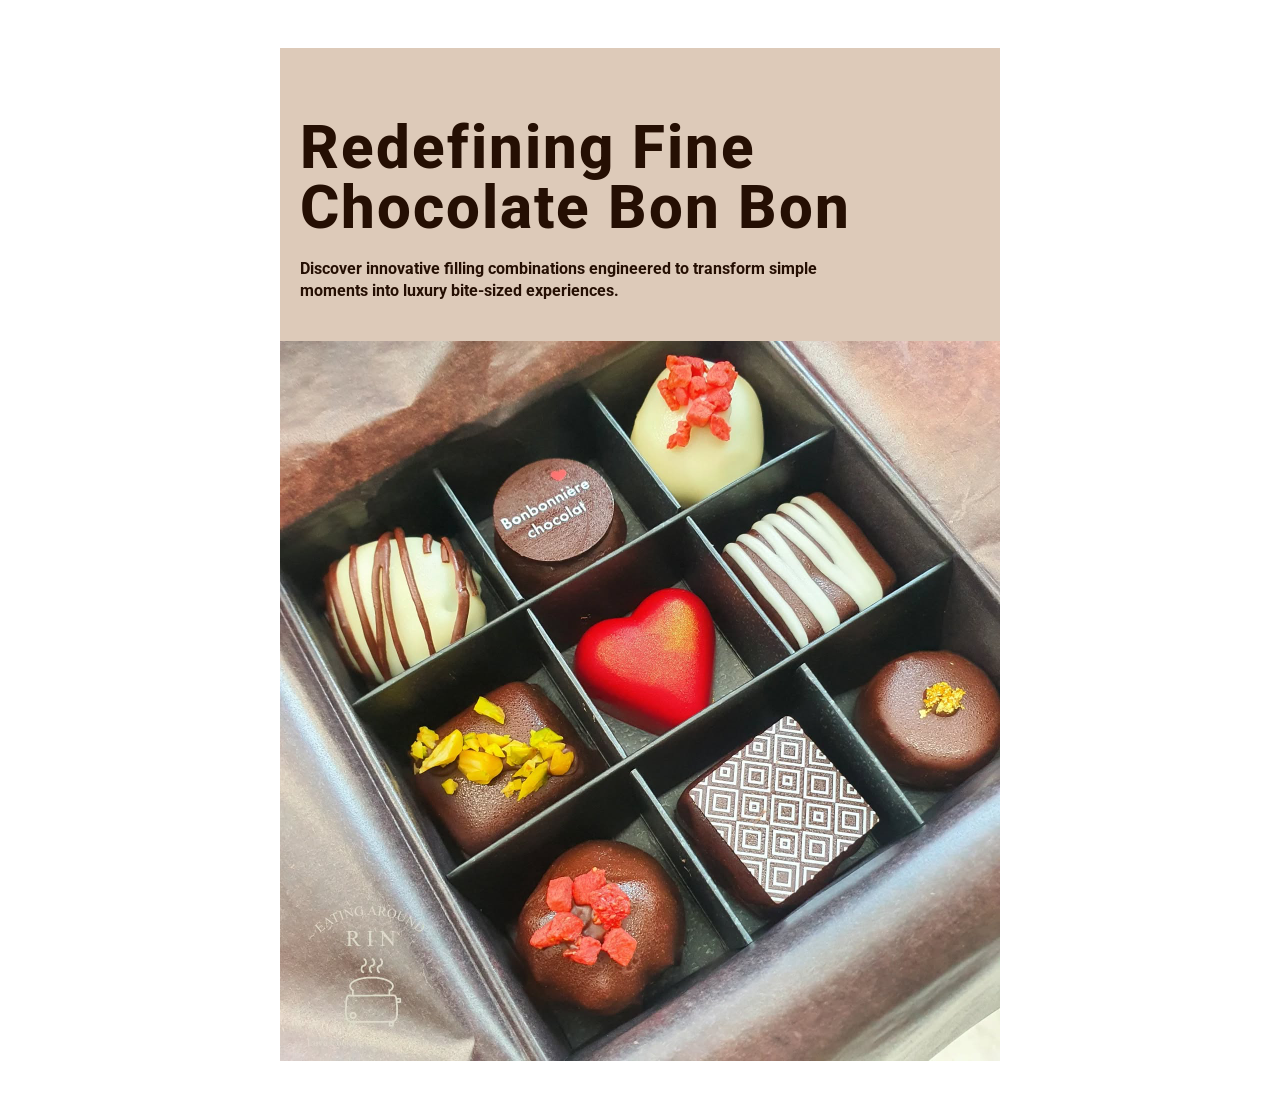
<file: homework/exercise-slide50.html>
<!DOCTYPE html>
<html lang="en">
<head>
  <meta charset="UTF-8">
  <meta name="viewport" content="width=device-width, initial-scale=1.0">
  <title>Homework Exercise Slide 50</title>
  <link href="https://fonts.googleapis.com/css2?family=Roboto:ital,wght@0,100..900;1,100..900&display=swap" rel="stylesheet">
  <link rel="stylesheet" href="exercise-slide50.css">
</head>
<body>

  <div class="card">
    <div class="content-header">
      <h1>Redefining Fine Chocolate Bon Bon</h1>
      <p class="description">
       Discover innovative filling combinations engineered to transform simple moments into luxury bite-sized experiences.
      </p>
    </div>
    
    <div class="image-container">
      <img src="choc_01.jpg" alt="Chocolate bon bon">
    </div>
  </div>

</body>
</html>
</file>
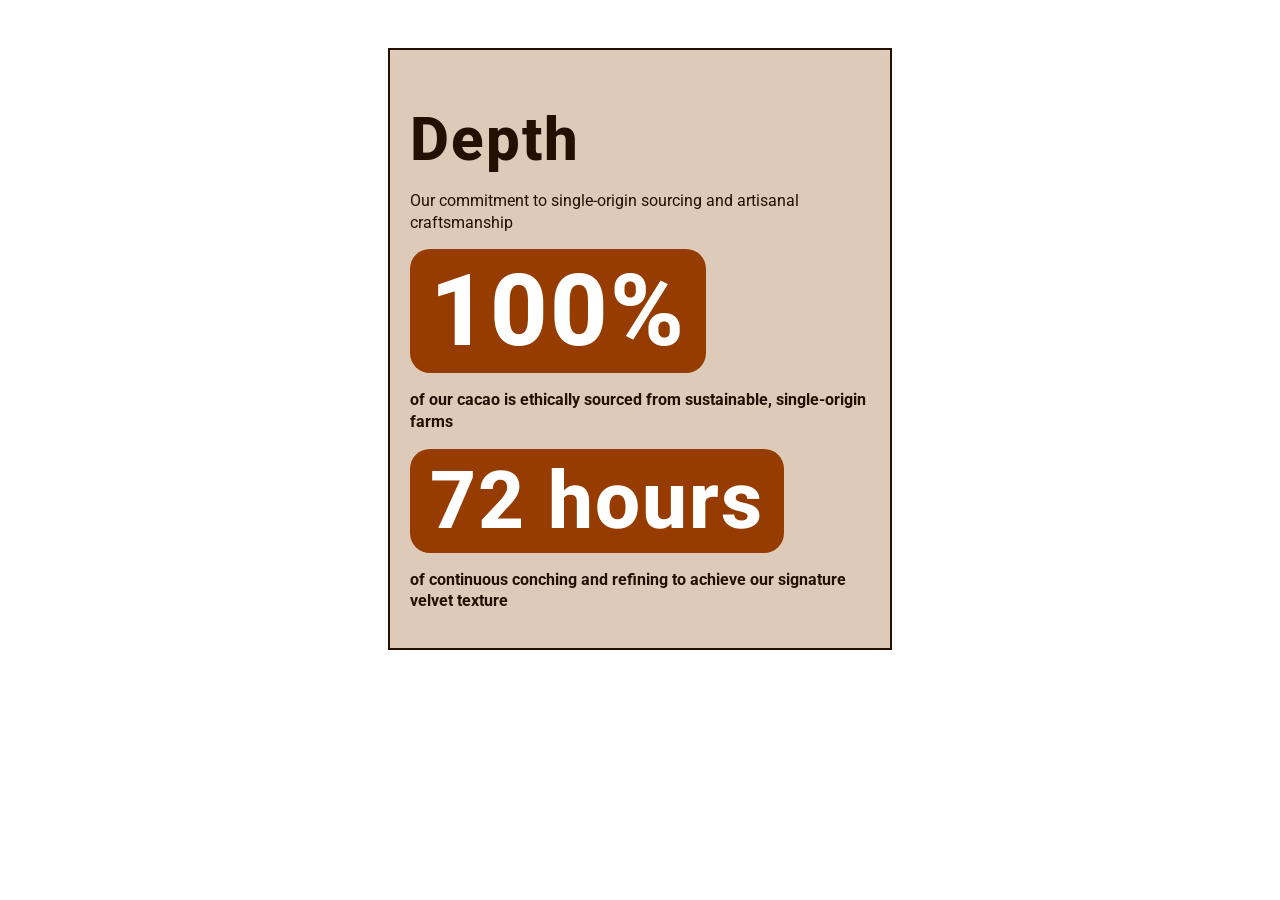
<file: homework/exercise-slide51.html>
<!DOCTYPE html>
<html lang="en">
<head>
    <meta charset="UTF-8">
    <meta name="viewport" content="width=device-width, initial-scale=1.0">
    <title>Homework Exercise Slide 51</title>
    <link href="https://fonts.googleapis.com/css2?family=Roboto:ital,wght@0,100..900;1,100..900&display=swap" rel="stylesheet">
  <link rel="stylesheet" href="exercise-slide51.css">
</head>

<body>
    <div class="card">
        <div class="content-header">
            <h1>Depth</h1>
            <p class="description1">Our commitment to single-origin sourcing and artisanal craftsmanship</p>

            <p class="statlabel1"><span>100%</span></p>

            <p class="description2">of our cacao is ethically sourced from sustainable, single-origin farms</p>

            <p class="statlabel2"><span>72 hours</span></p>

            <p class="description2">of continuous conching and refining to achieve our signature velvet texture</p>
        </div>
    </div>
</body>
</html>
</file>
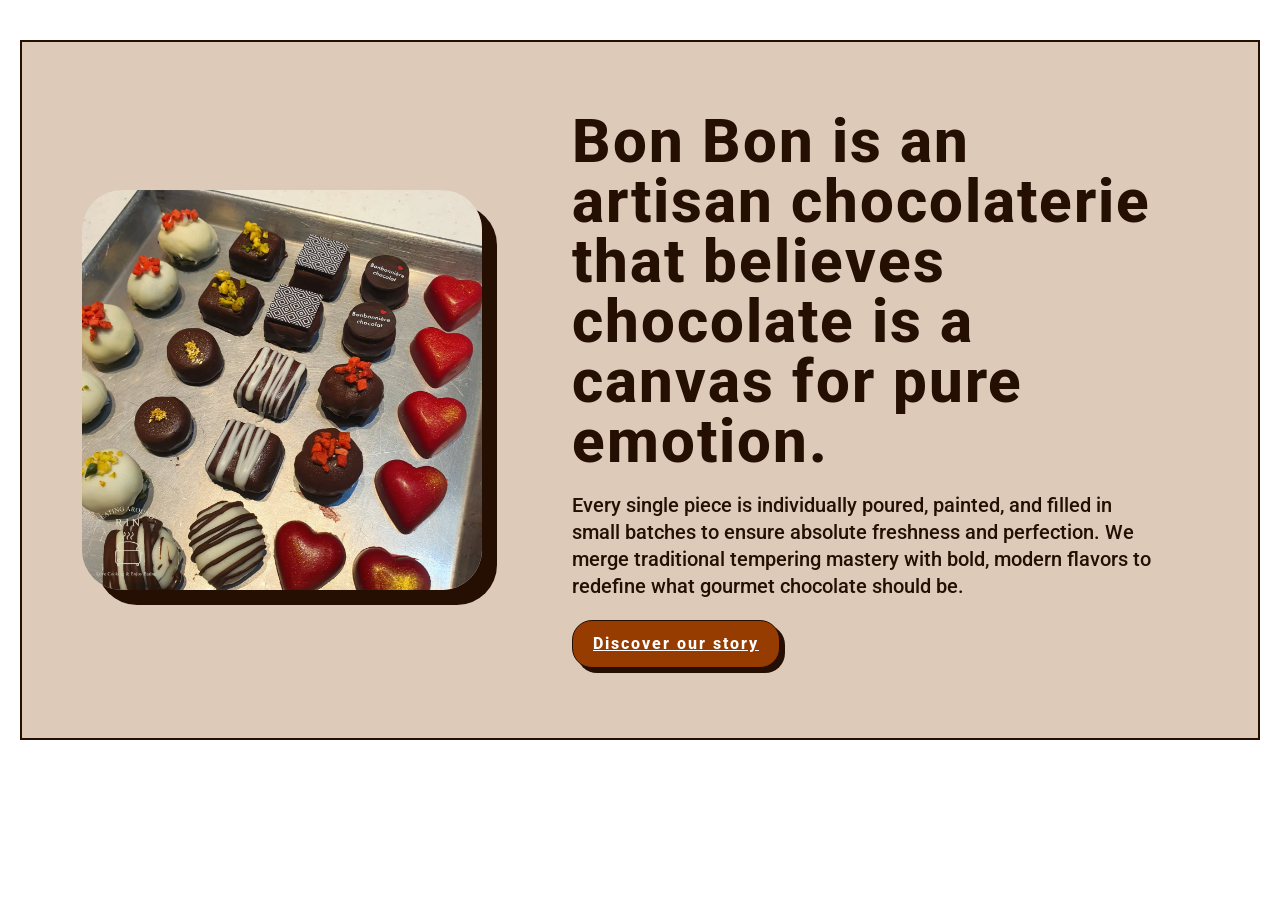
<file: homework/exercise-slide52.html>
<!DOCTYPE html>
<html lang="en">
<head>
    <meta charset="UTF-8">
    <meta name="viewport" content="width=device-width, initial-scale=1.0">
     <title>Homework Exercise Slide 52</title>
    <link href="https://fonts.googleapis.com/css2?family=Roboto:ital,wght@0,100..900;1,100..900&display=swap" rel="stylesheet">
  <link rel="stylesheet" href="exercise-slide52.css">
</head>
<body>
    <div class="card">

        <div class="card__image">
            <img src="choc_02.jpg" alt="Chocolate bon bon in box">
        </div>

            <div class="content-header">
            <h2>Bon Bon is an artisan chocolaterie that believes chocolate is a canvas for pure emotion.</h2>
                <p class="description">Every single piece is individually poured, painted, and filled in small batches to ensure absolute freshness and perfection. We merge traditional tempering mastery with bold, modern flavors to redefine what gourmet chocolate should be.</p>
                    <a href="exercise-slide50.html" class="cta-button">Discover our story</a>
            </div>        
    </div>
</body>
</html>
</file>
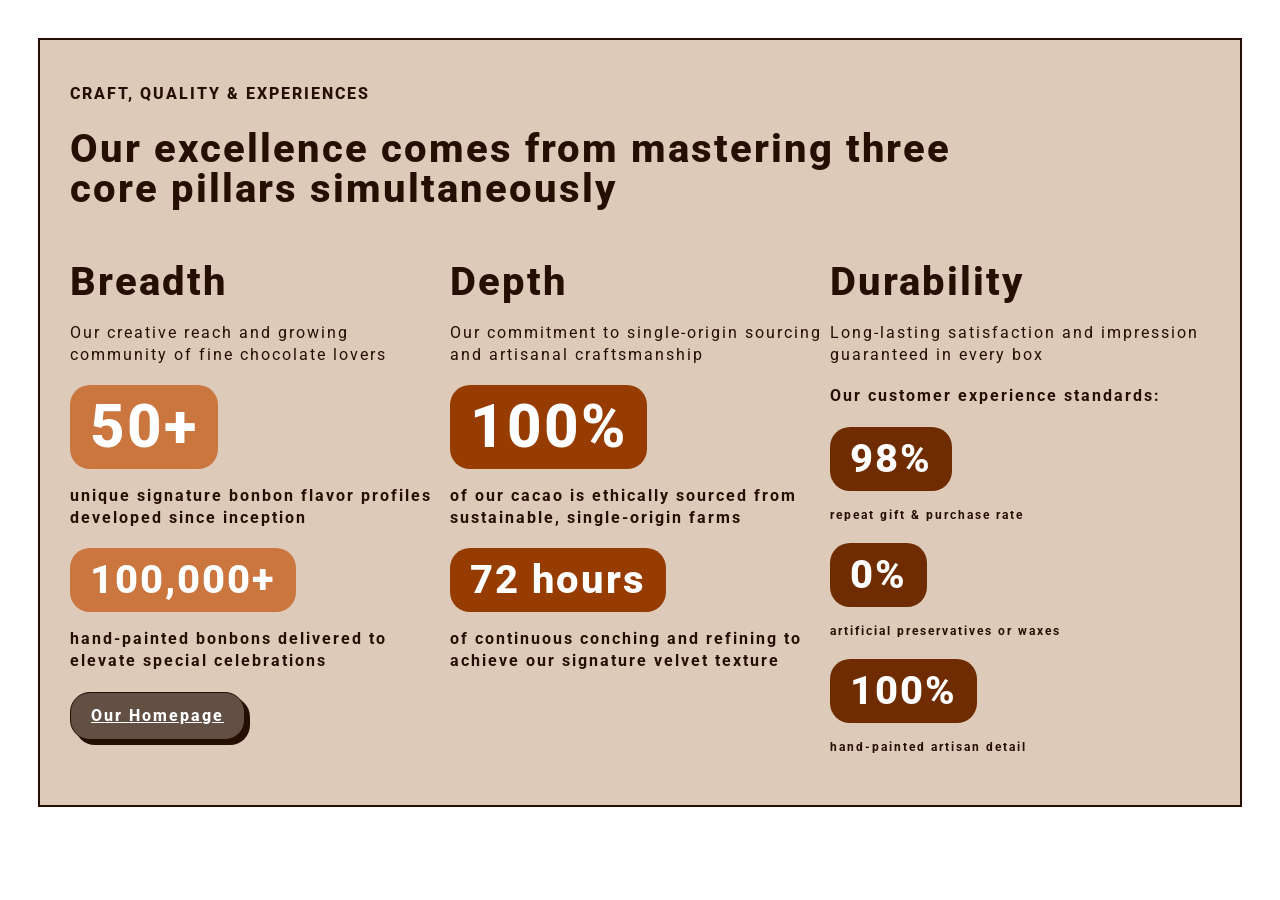
<file: homework/exercise-slide53.html>
<!DOCTYPE html>
<html lang="en">
<head>
    <meta charset="UTF-8">
    <meta name="viewport" content="width=device-width, initial-scale=1.0">
     <title>Homework Exercise Slide 53</title>
  <link href="https://fonts.googleapis.com/css2?family=Roboto:ital,wght@0,100..900;1,100..900&display=swap" rel="stylesheet">
  <link rel="stylesheet" href="exercise-slide53.css">
</head>
<body>
    <div class="card">
    <p>CRAFT, QUALITY & EXPERIENCES</p>
    <h1>Our excellence comes from mastering three <br>
        core pillars simultaneously</h1>
    
    
    <div class="grid">
        <div class="card-breadth">
            <h2>Breadth</h2>
            <p class="description1">Our creative reach and growing community of fine chocolate lovers</p>
            <p class="statlabel1"><span>50+</span></p>
            <p class="description2">unique signature bonbon flavor profiles developed since inception</p>
            <p class="statlabel2"><span>100,000+</span></p>
            <p class="description2">hand-painted bonbons delivered to elevate special celebrations</p>
            <a href="exercise-slide51.html" class="cta-button">Our Homepage</a>
        
        </div>

       <div class="card-depth">
            <h2>Depth</h2>
            <p class="description1">Our commitment to single-origin sourcing and artisanal craftsmanship</p>
            <p class="statlabel1"><span>100%</span></p>
            <p class="description2">of our cacao is ethically sourced from sustainable, single-origin farms</p>
            <p class="statlabel2"><span>72 hours</span></p>
            <p class="description2">of continuous conching and refining to achieve our signature velvet texture</p>
        </div>

         <div class="card-durability">
            <h2>Durability</h2>
            <p class="description1">Long-lasting satisfaction and impression guaranteed in every box</p>
            <p class="description2">Our customer experience standards:</p>
            <p class="statlabel1"><span>98%</span></p>
            <p class="description3">repeat gift & purchase rate</p>
            <p class="statlabel1"><span>0%</span></p>
            <p class="description3">artificial preservatives or waxes</p>
            <p class="statlabel1"><span>100%</span></p>
            <p class="description3">hand-painted artisan detail</p>
        </div>  
        </div>


    </div>
    
</body>
</html>
</file>
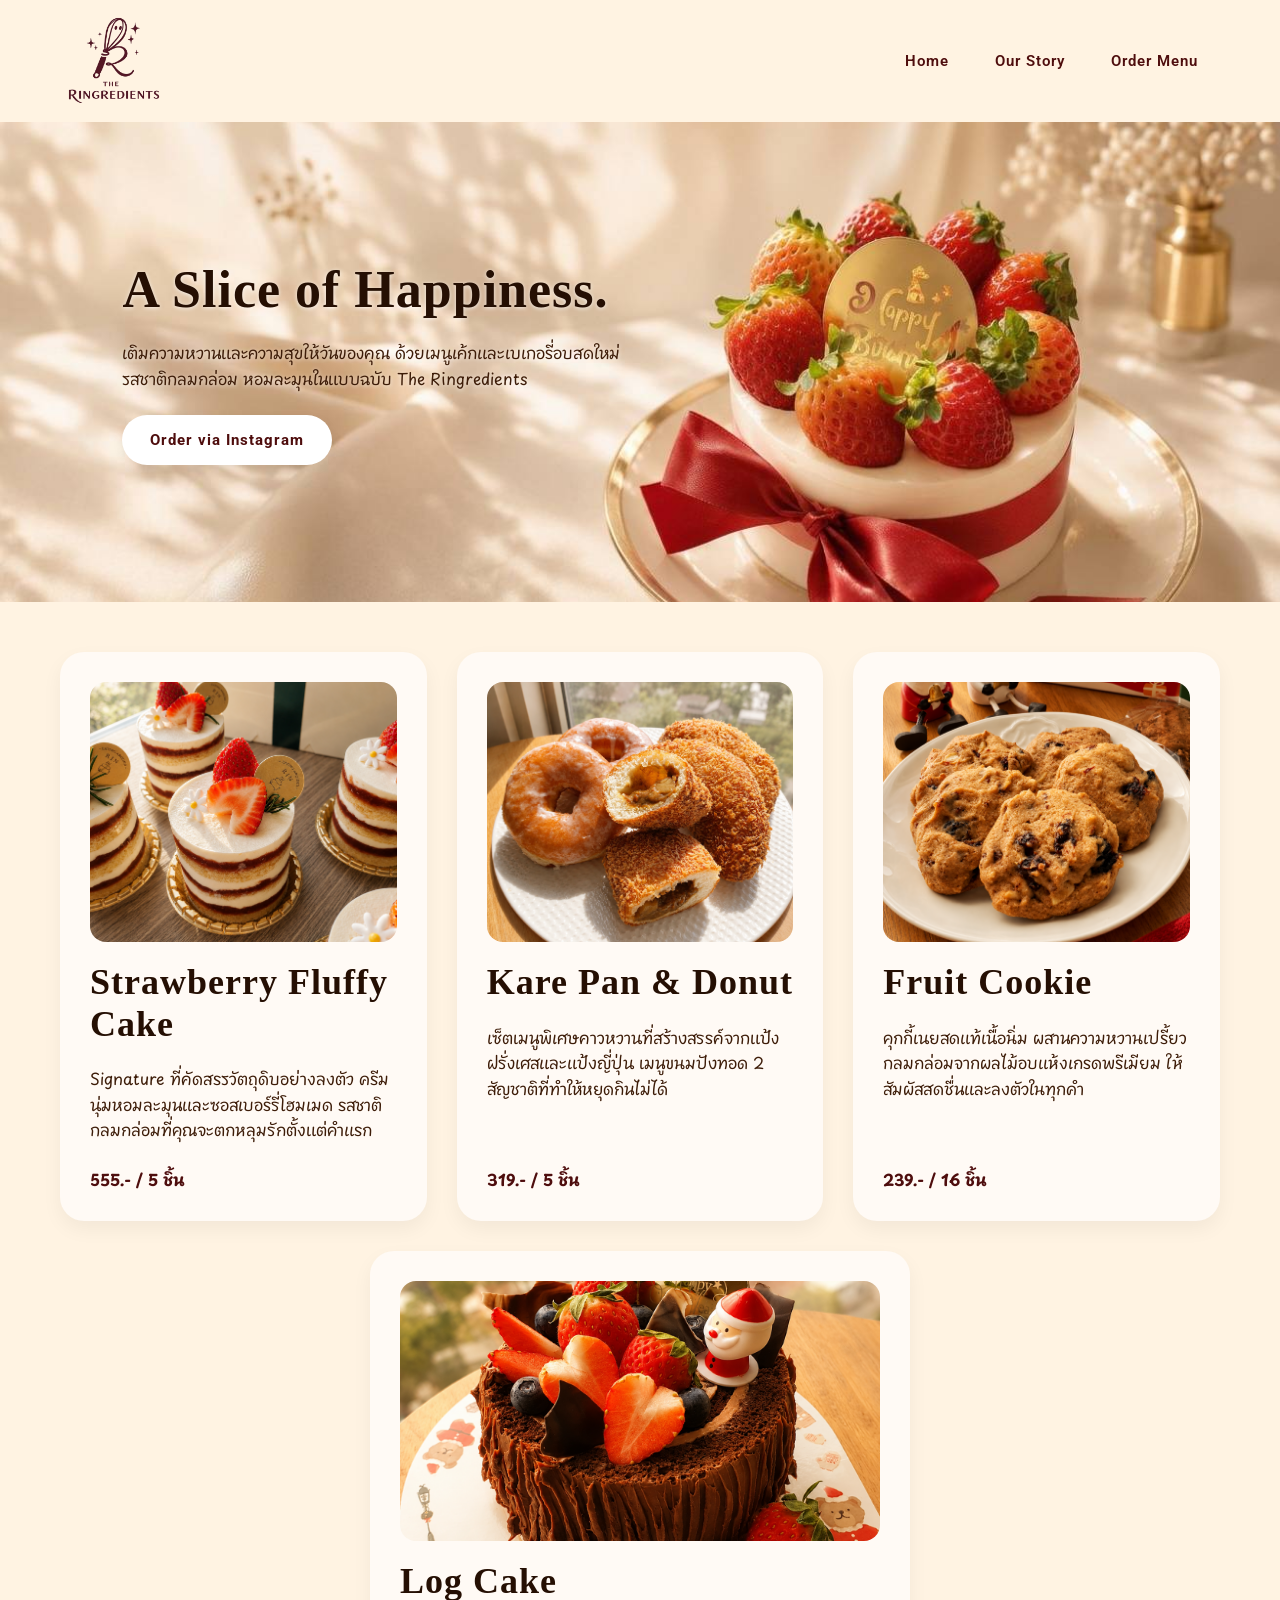
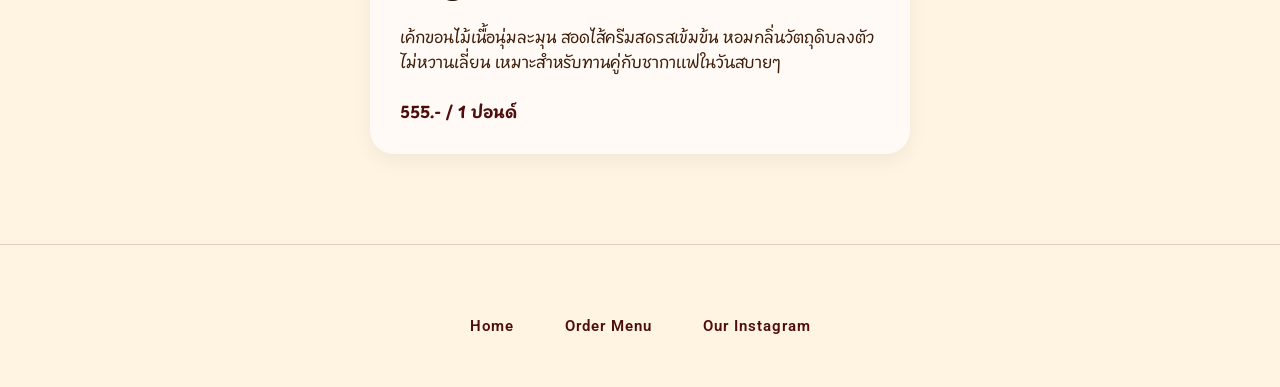
<file: html-buildday-project/menu.html>
<!DOCTYPE html>
<html lang="th">
<head>
    <meta charset="UTF-8">
    <meta name="viewport" content="width=device-width, initial-scale=1.0">
    <title>Menu | The Ringredients</title>
    <link href="https://fonts.googleapis.com/css2?family=Playpen+Sans+Thai:wght@100..800&family=Roboto:wght@400;500;700;800&display=swap" rel="stylesheet">
    <link rel="stylesheet" href="the-ringredients.css">
</head>
<body>

    <header class="header">
        <div class="logo">
            <a href="index.html"><img src="logo.png" alt="The Ringredients Logo"></a>
        </div>
        <nav class="header-links">
            <a href="index.html" class="cta-link">Home</a>
            <a href="our-story.html" class="cta-link">Our Story</a>
            <a href="https://ig.me/m/the_ringredients" class="cta-link" target="_blank" rel="noopener">Order Menu</a>
        </nav>
    </header>

    <main>
        <section class="head-section">
            <div class="head-image">
                <img src="cake-head.jpg" alt="Strawberry Cake Header" class="banner-img">
            </div>
            <div class="head-text-left">
                <h1>A Slice of Happiness.</h1>
                <p>เติมความหวานและความสุขให้วันของคุณ ด้วยเมนูเค้กและเบเกอรี่อบสดใหม่ รสชาติกลมกล่อม หอมละมุนในแบบฉบับ The Ringredients</p>
                <a href="https://ig.me/m/the_ringredients" class="cta-button" target="_blank" rel="noopener">Order via Instagram</a>
            </div>
        </section>

        <section class="menu-section">
            <article class="card-menu">
                <img src="cake-menu.png" alt="Strawberry Fluffy Cake">
                <h2>Strawberry Fluffy Cake</h2>
                <p>Signature ที่คัดสรรวัตถุดิบอย่างลงตัว ครีมนุ่มหอมละมุนและซอสเบอร์รี่โฮมเมด รสชาติกลมกล่อมที่คุณจะตกหลุมรักตั้งแต่คำแรก</p>
                <p class="price">555.- / 5 ชิ้น</p>
            </article>

            <article class="card-menu">
                <img src="bread-menu.png" alt="Kare Pan and Donut">
                <h2>Kare Pan &amp; Donut</h2>
                <p>เซ็ตเมนูพิเศษคาวหวานที่สร้างสรรค์จากแป้งฝรั่งเศสและแป้งญี่ปุ่น เมนูขนมปังทอด 2 สัญชาติที่ทำให้หยุดกินไม่ได้</p>
                <p class="price">319.- / 5 ชิ้น</p>
            </article>

            <article class="card-menu">
                <img src="fruitcookie.png" alt="Fruit Cookie">
                <h2>Fruit Cookie</h2>
                <p>คุกกี้เนยสดแท้เนื้อนิ่ม ผสานความหวานเปรี้ยวกลมกล่อมจากผลไม้อบแห้งเกรดพรีเมียม ให้สัมผัสสดชื่นและลงตัวในทุกคำ</p>
                <p class="price">239.- / 16 ชิ้น</p>
            </article>

            <article class="card-menu">
                <img src="logcake.png" alt="Log Cake">
                <h2>Log Cake</h2>
                <p>เค้กขอนไม้เนื้อนุ่มละมุน สอดไส้ครีมสดรสเข้มข้น หอมกลิ่นวัตถุดิบลงตัว ไม่หวานเลี่ยน เหมาะสำหรับทานคู่กับชากาแฟในวันสบายๆ</p>
                <p class="price">555.- / 1 ปอนด์</p>
            </article>
        </section>
    </main>

    <hr class="divider">

    <footer class="link-bottom-section">
        <a href="index.html" class="cta-link">Home</a>
        <a href="https://ig.me/m/the_ringredients/" class="cta-link" target="_blank" rel="noopener">Order Menu</a>
        <a href="https://www.instagram.com/the_ringredients/" class="cta-link" target="_blank" rel="noopener">Our Instagram</a>
    </footer>

</body>
</html>
</file>
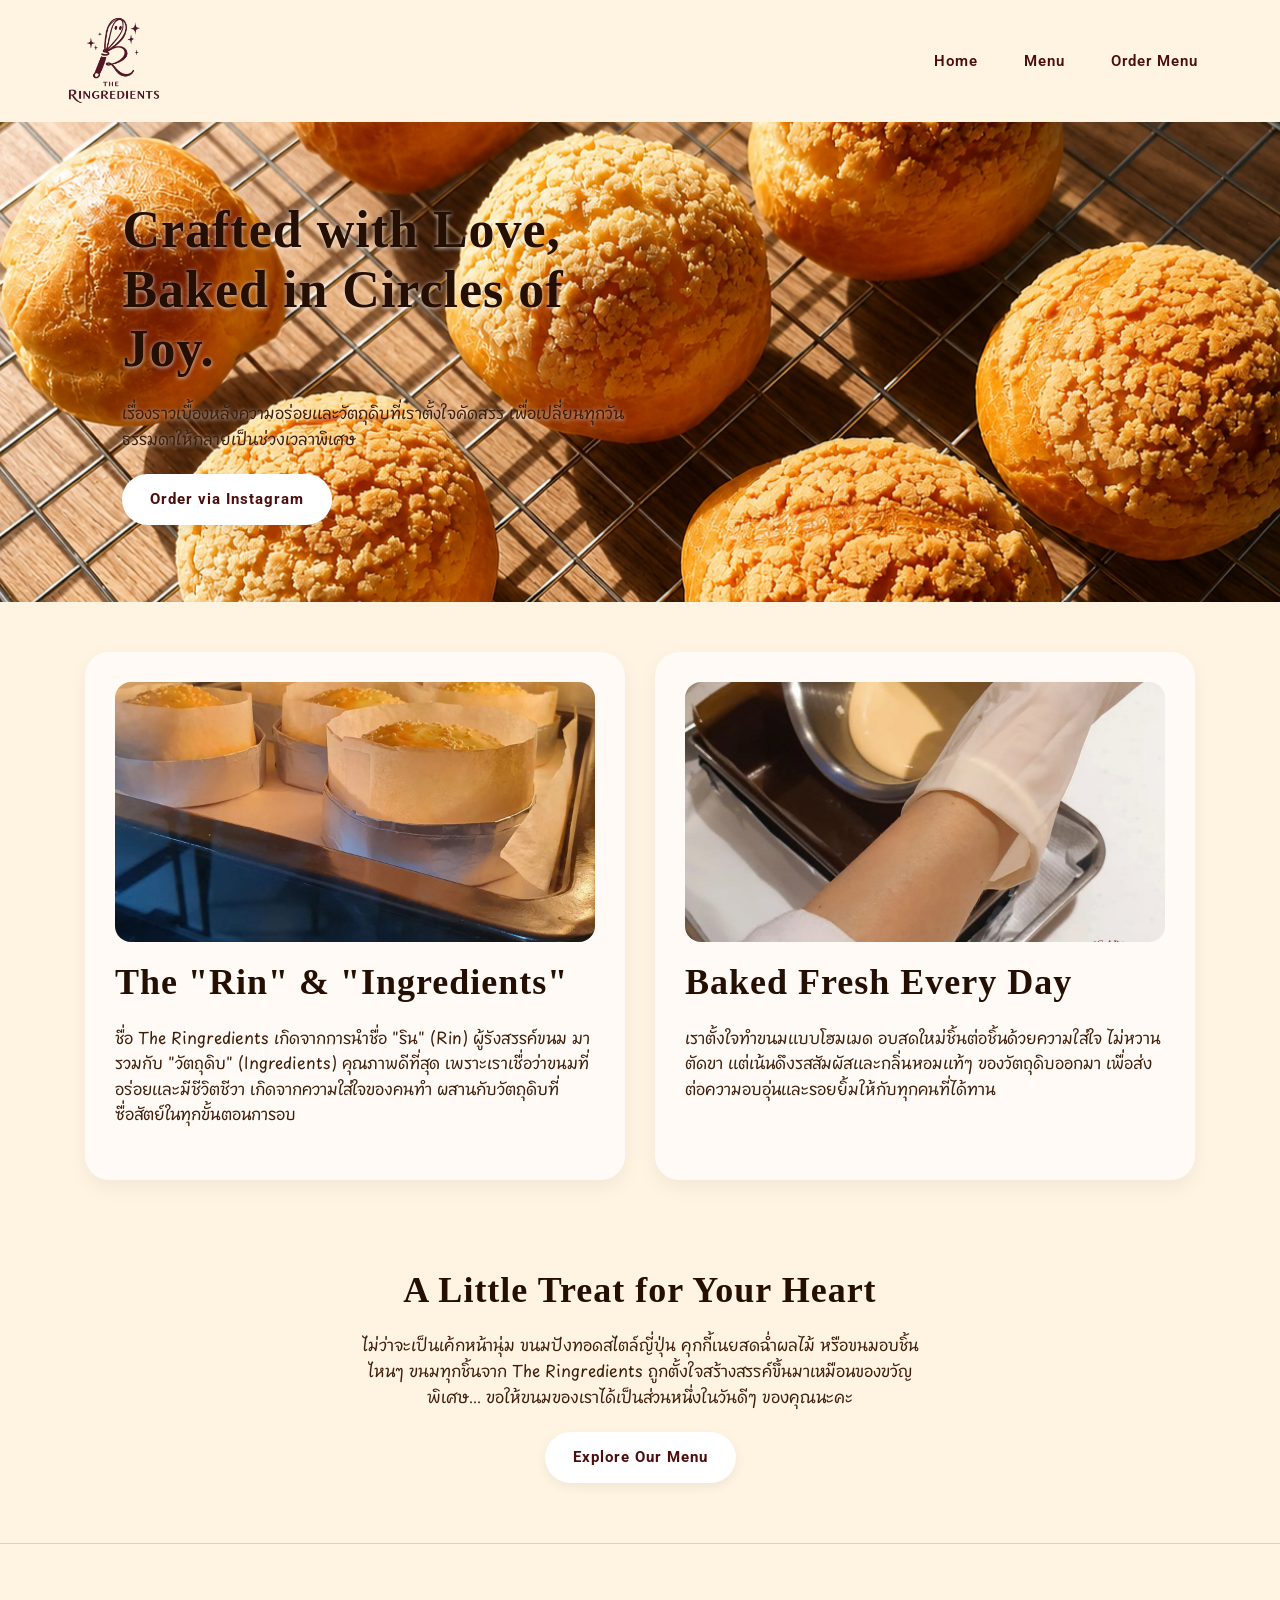
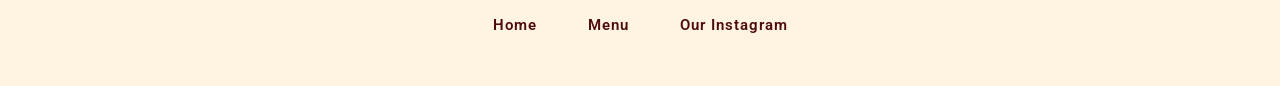
<file: html-buildday-project/our-story.html>
<!DOCTYPE html>
<html lang="th">
<head>
    <meta charset="UTF-8">
    <meta name="viewport" content="width=device-width, initial-scale=1.0">
    <title>Our Story | The Ringredients</title>
    <link href="https://fonts.googleapis.com/css2?family=Playpen+Sans+Thai:wght@100..800&family=Roboto:wght@400;500;700;800&display=swap" rel="stylesheet">
    <link rel="stylesheet" href="the-ringredients.css">
</head>
<body>

    <header class="header">
        <div class="logo">
            <a href="index.html"><img src="logo.png" alt="The Ringredients Logo"></a>
        </div>
        <nav class="header-links">
            <a href="index.html" class="cta-link">Home</a>
            <a href="menu.html" class="cta-link">Menu</a>
            <a href="https://ig.me/m/the_ringredients" class="cta-link" target="_blank" rel="noopener">Order Menu</a>
        </nav>
    </header>

    <main>
        <section class="head-section">
            <div class="head-image">
                <img src="baking-story.png" alt="Our Story Banner" class="banner-img">
            </div>
            <div class="head-text-left">
                <h1>Crafted with Love, Baked in Circles of Joy.</h1>
                <p>เรื่องราวเบื้องหลังความอร่อยและวัตถุดิบที่เราตั้งใจคัดสรร เพื่อเปลี่ยนทุกวันธรรมดาให้กลายเป็นช่วงเวลาพิเศษ</p>
                <a href="https://ig.me/m/the_ringredients" class="cta-button" target="_blank" rel="noopener">Order via Instagram</a>
            </div>
        </section>

        <section class="menu-section">
            <article class="card-menu">
                <img src="story-concept.jpg" alt="The Name Meaning">
                <h2>The "Rin" &amp; "Ingredients"</h2>
                <p>ชื่อ The Ringredients เกิดจากการนำชื่อ "ริน" (Rin) ผู้รังสรรค์ขนม มารวมกับ "วัตถุดิบ" (Ingredients) คุณภาพดีที่สุด เพราะเราเชื่อว่าขนมที่อร่อยและมีชีวิตชีวา เกิดจากความใส่ใจของคนทำ ผสานกับวัตถุดิบที่ซื่อสัตย์ในทุกขั้นตอนการอบ</p>
            </article>

            <article class="card-menu">
                <img src="story-passion.png" alt="Our Philosophy">
                <h2>Baked Fresh Every Day</h2>
                <p>เราตั้งใจทำขนมแบบโฮมเมด อบสดใหม่ชิ้นต่อชิ้นด้วยความใส่ใจ ไม่หวานตัดขา แต่เน้นดึงรสสัมผัสและกลิ่นหอมแท้ๆ ของวัตถุดิบออกมา เพื่อส่งต่อความอบอุ่นและรอยยิ้มให้กับทุกคนที่ได้ทาน</p>
            </article>
        </section>

        <section class="story-section">
            <h2>A Little Treat for Your Heart</h2>
            <p>ไม่ว่าจะเป็นเค้กหน้านุ่ม ขนมปังทอดสไตล์ญี่ปุ่น คุกกี้เนยสดฉ่ำผลไม้ หรือขนมอบชิ้นไหนๆ ขนมทุกชิ้นจาก The Ringredients ถูกตั้งใจสร้างสรรค์ขึ้นมาเหมือนของขวัญพิเศษ... ขอให้ขนมของเราได้เป็นส่วนหนึ่งในวันดีๆ ของคุณนะคะ</p>
            <a href="menu.html" class="cta-button">Explore Our Menu</a>
        </section>
    </main>

    <hr class="divider">

    <footer class="link-bottom-section">
        <a href="index.html" class="cta-link">Home</a>
        <a href="menu.html" class="cta-link">Menu</a>
        <a href="https://www.instagram.com/the_ringredients/" class="cta-link" target="_blank" rel="noopener">Our Instagram</a>
    </footer>

</body>
</html>
</file>
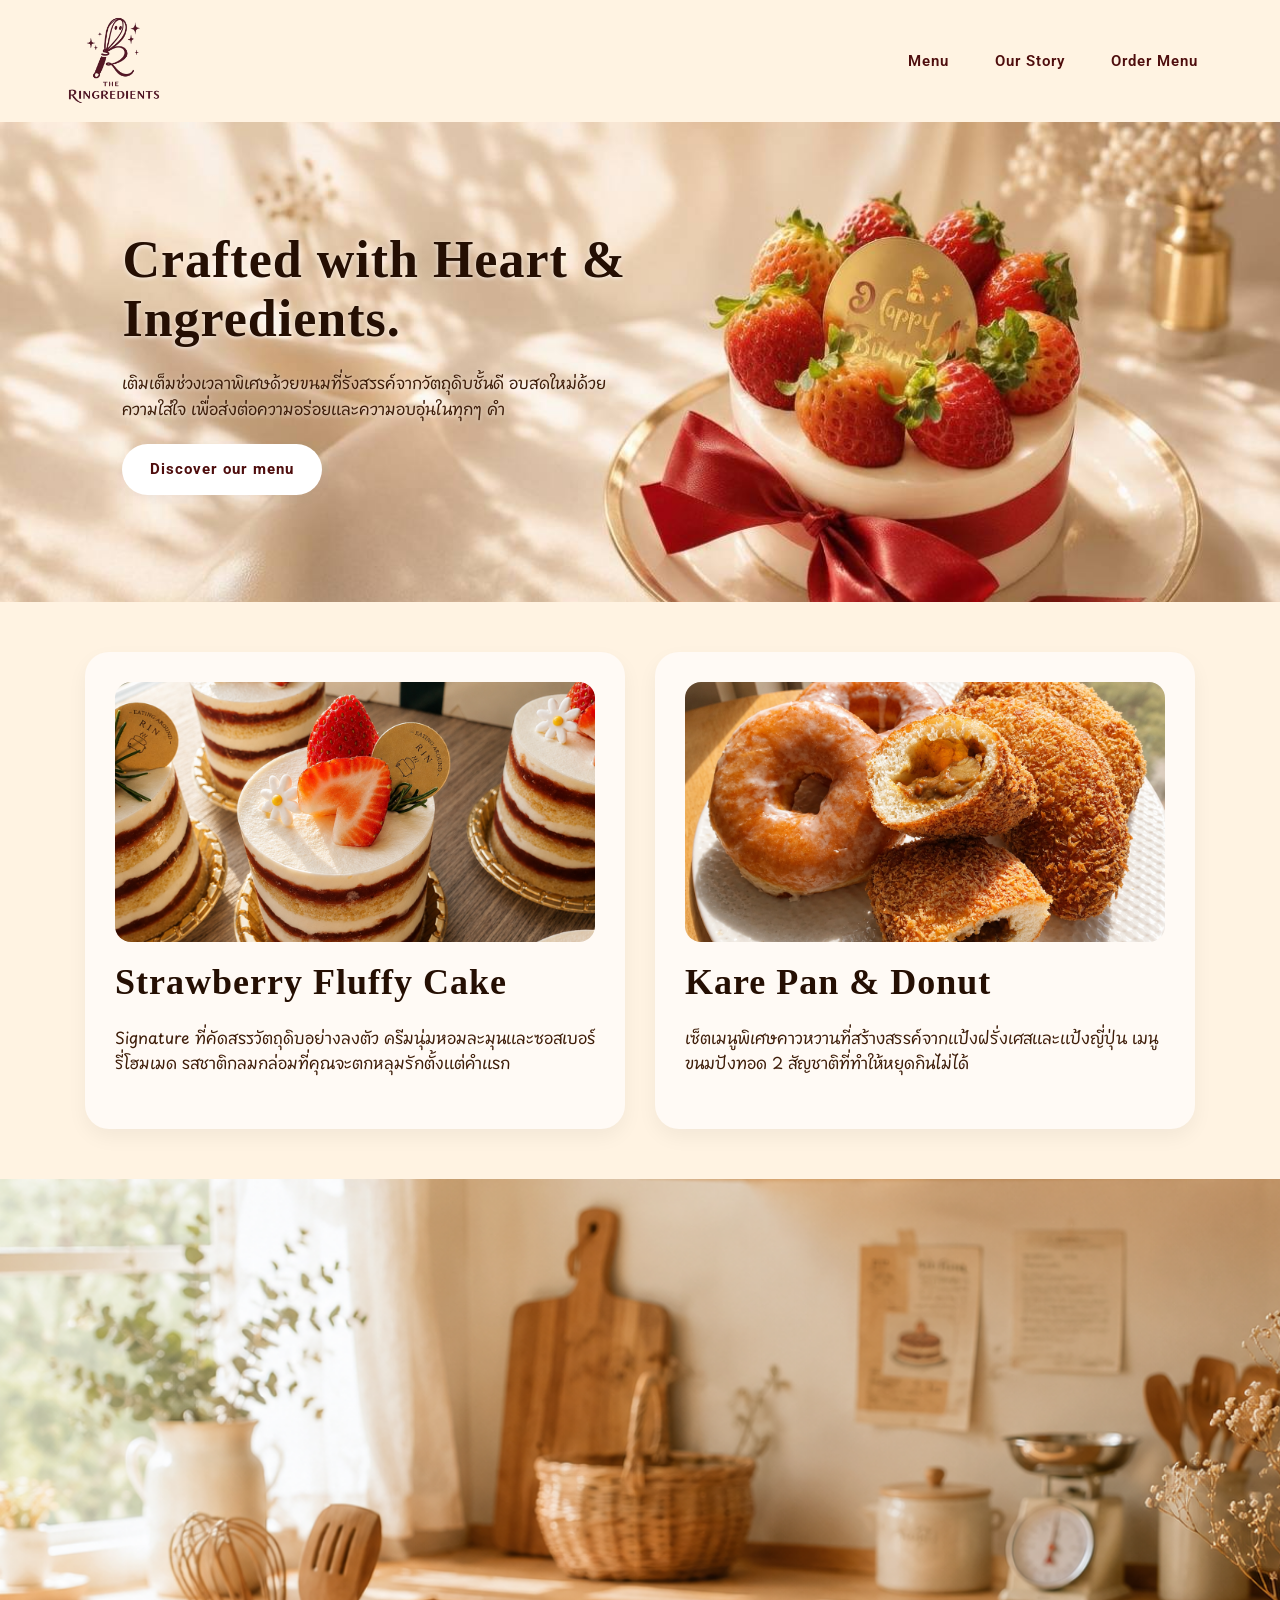
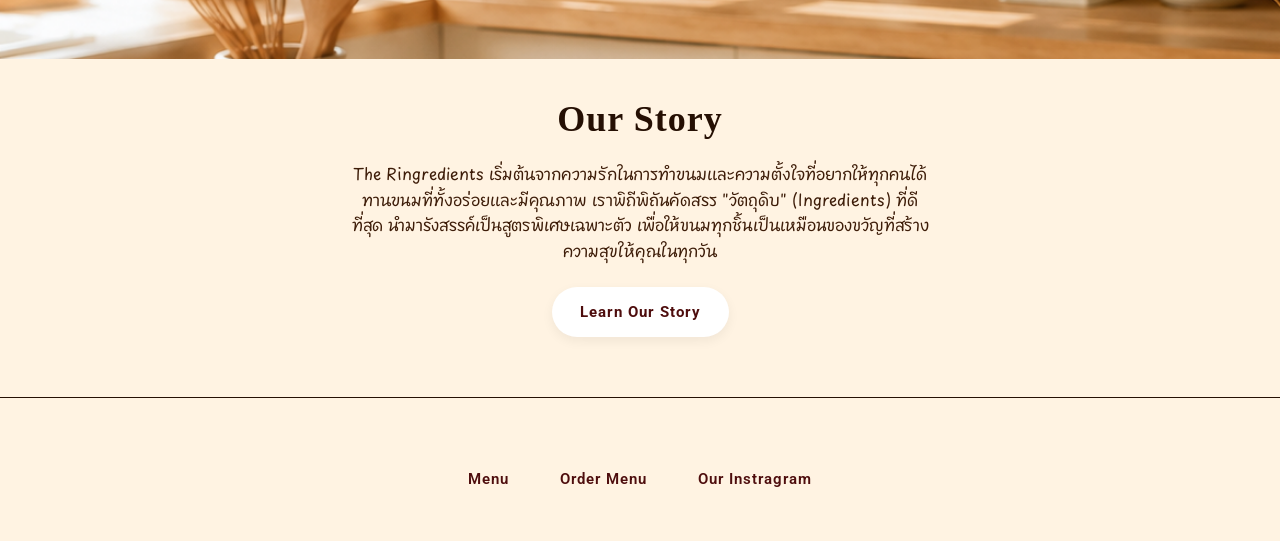
<file: html-buildday-project/the-ringredients.html>
<!DOCTYPE html>
<html lang="en">
<head>
    <meta charset="UTF-8">
    <meta name="viewport" content="width=device-width, initial-scale=1.0">
    <title>The Ringredients "Sharing the best 'Taste' of life."</title>
    <link href="https://fonts.googleapis.com/css2?family=Roboto:ital,wght@0,100..900;1,100..900&display=swap" rel="stylesheet">
    <link href="https://fonts.googleapis.com/css2?family=Playpen+Sans+Thai:wght@100..800&display=swap" rel="stylesheet">
    <link rel="stylesheet" href="the-ringredients.css">
</head>

<body>

    <div class="header">
        <div class="logo">
        <img src="logo.png" alt="logo">
        </div>
            <div class="header-links">
            <a href="menu.html" class="cta-link">Menu</a>
            <a href="our-story.html" class="cta-link">Our Story</a>
            <a href="https://ig.me/m/the_ringredients" class="cta-link">Order Menu</a>
            </div>
    </div>

    <div class="head-section">
            <div class="head-image">
                <img src="cake-head.jpg" alt="Strawberry Cake" class="banner-img">
            </div>
                <div class="head-text-left">
                    <h1>Crafted with Heart & Ingredients.</h1>
                    <p>เติมเต็มช่วงเวลาพิเศษด้วยขนมที่รังสรรค์จากวัตถุดิบชั้นดี อบสดใหม่ด้วยความใส่ใจ เพื่อส่งต่อความอร่อยและความอบอุ่นในทุกๆ คำ</p>
                    <a href="menu.html" class="cta-button">Discover our menu</a>
                </div>
    </div>


    <div class="menu-section" >
        <div class="card-menu">
        <img src="cake-menu.png" alt="Strawberry mini Cake">
        <h2>Strawberry Fluffy Cake</h2>
                    <p>Signature ที่คัดสรรวัตถุดิบอย่างลงตัว ครีมนุ่มหอมละมุนและซอสเบอร์รี่โฮมเมด รสชาติกลมกล่อมที่คุณจะตกหลุมรักตั้งแต่คำแรก</p>
        </div>


        <div class="card-menu">
        <img src="bread-menu.png" alt="Kare pan and Donut">
        <h2>Kare Pan & Donut</h2>
                    <p>เซ็ตเมนูพิเศษคาวหวานที่สร้างสรรค์จากแป้งฝรั่งเศสและแป้งญี่ปุ่น เมนูขนมปังทอด 2 สัญชาติที่ทำให้หยุดกินไม่ได้</p>
        </div>
    </div>


    <div class="head-section">
        <div class="head-image">
                <img src="kitchen.png" alt="ภาพครัว" class="banner-img">
        </div>
    </div>
    

    <div class="story-section">
        <h2>Our Story</h2>
        <p>The Ringredients เริ่มต้นจากความรักในการทำขนมและความตั้งใจที่อยากให้ทุกคนได้ทานขนมที่ทั้งอร่อยและมีคุณภาพ เราพิถีพิถันคัดสรร "วัตถุดิบ" (Ingredients) ที่ดีที่สุด นำมารังสรรค์เป็นสูตรพิเศษเฉพาะตัว เพื่อให้ขนมทุกชิ้นเป็นเหมือนของขวัญที่สร้างความสุขให้คุณในทุกวัน</p>
        <a href="our-story.html" class="cta-button">Learn Our Story</a>
    </div>

<hr style="border: none; height: 1px; background-color: #250f03; margin: 40px 0;">
    <div class="link-bottom-section">
        <a href="menu.html" class="cta-link">Menu</a>
        <a href="https://ig.me/m/the_ringredients" class="cta-link">Order Menu</a>
        <a href="https://www.instagram.com/the_ringredients/" class="cta-link">Our Instragram</a>
    </div>


</body>
</html>
</file>
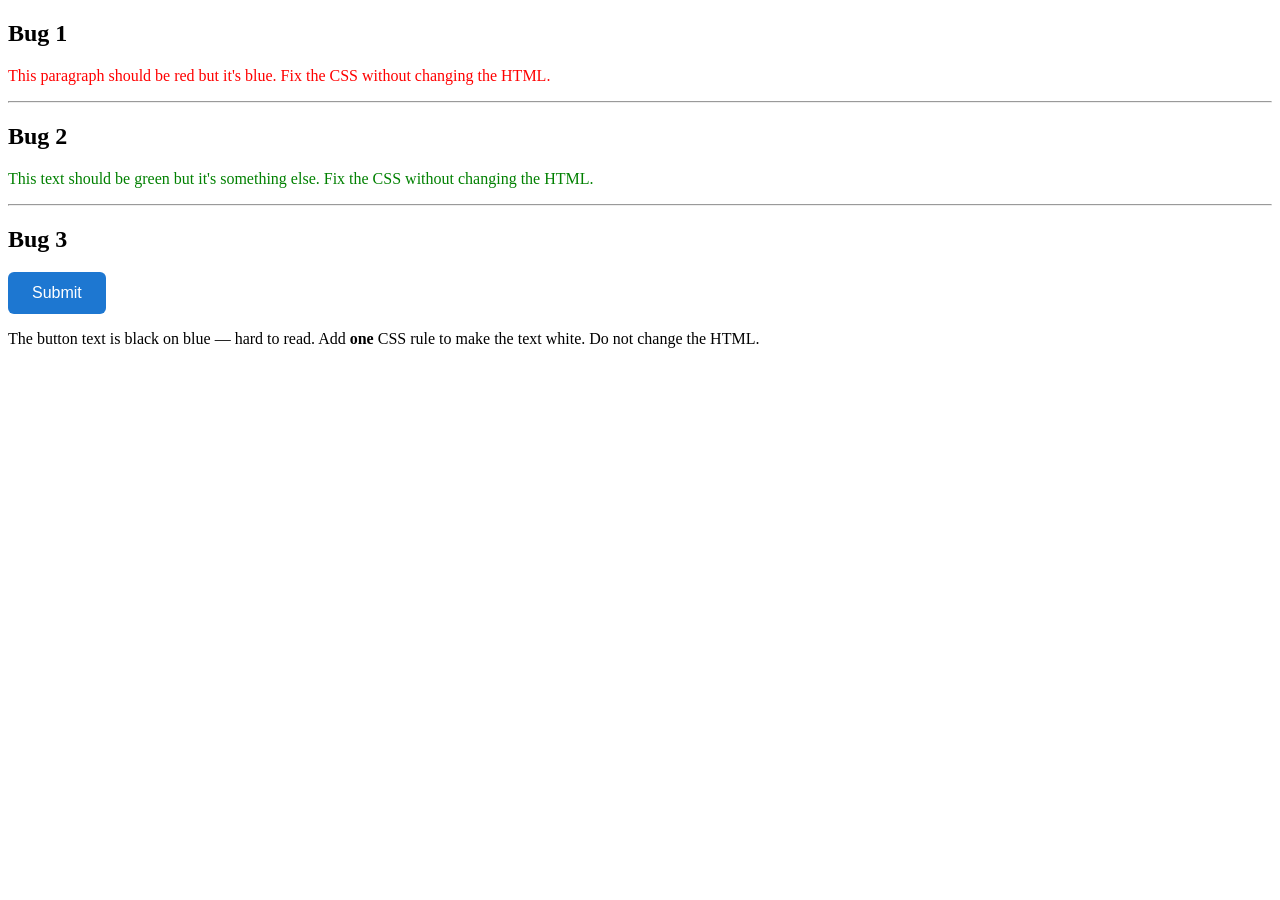
<file: css-ex/exercises/module-01-selectors/exercise-specificity.html>
<!DOCTYPE html>
<html lang="en">
<head>
  <meta charset="UTF-8">
  <meta name="viewport" content="width=device-width, initial-scale=1.0">
  <title>Debug — Specificity</title>
  <link rel="stylesheet" href="exercise-specificity.css">
</head>
<body>

  <section class="exercise">
    <h2>Bug 1</h2>
    <p class="highlight">This paragraph should be red but it's blue. Fix the CSS without changing the HTML.</p>
  </section>

  <hr>

  <section class="exercise">
    <h2>Bug 2</h2>
    <div class="card">
      <p id="special">This text should be green but it's something else. Fix the CSS without changing the HTML.</p>
    </div>
  </section>

  <hr>

  <section class="exercise">
    <h2>Bug 3</h2>
    <button class="btn">Submit</button>
    <p>The button text is black on blue — hard to read. Add <strong>one</strong> CSS rule to make the text white. Do not change the HTML.</p>
  </section>

</body>
</html>
</file>
<file: html-buildday-project/the-ringredients.css>
/* 1. ค่าเริ่มต้น ภาพรวมของเว็บ
   -------------------------------------------------------------------------- */
* {
  box-sizing: border-box;
  margin: 0;
  padding: 0;
}

body {
  width: 100%;
  background-color: #fff3e2;
  color: #250f03;
  font-family: "Playpen Sans Thai", sans-serif;
  line-height: 1.5;
  overflow-x: hidden;
}

img {
  max-width: 100%;
  height: auto;
  display: block;
}

a {
  text-decoration: none;
  color: inherit;
}

/* 2. ตัวอักษร
    -------------------------------------------------------------------------- */
h1, h2 {
  font-family: serif, "Playpen Sans Thai";
  font-weight: 800;
  line-height: 1.15;
  letter-spacing: 1px;
  color: #250f03;
  margin-bottom: 20px;
}

h1 { font-size: 52px; }
h2 { font-size: 36px; }

p {
  font-size: 16px;
  line-height: 1.6;
  color: #3d1c08;
  max-width: 580px;
  margin-bottom: 24px; /* เว้นระยะห่างดันปุ่มด้านล่างออก ไม่ให้ติดข้อความ */
}


/* 3. ปุ่มกด & LINKS
  -------------------------------------------------------------------------- */
.cta-button {
  display: inline-block;
  background-color: #ffffff;
  font-family: "Roboto", "Playpen Sans Thai", sans-serif;
  font-size: 15px;
  font-weight: 700;
  letter-spacing: 1px;
  color: #4e0d0d;
  padding: 14px 28px;
  border-radius: 30px;
  box-shadow: 0 4px 12px rgba(0,0,0,0.06);
  transition: transform 0.2s ease, box-shadow 0.2s ease, background-color 0.2s ease;
}

.cta-button:hover {
  transform: translateY(-2px);
  box-shadow: 0 6px 16px rgba(0,0,0,0.1);
  background-color: #fffaf5;
}

.cta-link {
  display: inline-block;
  font-family: "Roboto", "Playpen Sans Thai", sans-serif;
  font-size: 15px;
  font-weight: 600;
  letter-spacing: 1px;
  color: #4e0d0d;
  padding: 10px 18px;
  border-radius: 12px;
  transition: background-color 0.2s ease;
}

.cta-link:hover {
  background-color: rgba(78, 13, 13, 0.08);
}

/* 4. LAYOUT SECTIONS
  -------------------------------------------------------------------------- */

/* --- Header / Navigation --- */
.header {
  display: flex;
  justify-content: space-between;
  align-items: center;
  padding: 15px 5%;
  max-width: 1300px;
  margin: 0 auto;
}

.logo img {
  width: 100px;
  height: auto;
}

.header-links {
  display: flex;
  gap: 10px;
}

/* --- Hero Banner Section --- */
.head-section {
  position: relative;
  width: 100%;
  height: 480px;
  overflow: hidden;
  display: flex;
  align-items: center;
}

.head-image {
  position: absolute;
  top: 0;
  left: 0;
  width: 100%;
  height: 100%;
  z-index: 1;
}

.banner-img {
  width: 100%;
  height: 100%;
  object-fit: cover;
}

.head-text-left {
  position: relative;
  z-index: 3;
  max-width: 550px;
  margin-left: 8%;
  padding: 20px;
  text-shadow: 0 1px 4px rgba(255, 255, 255, 0.8);
}

/* --- Menu Grid Section --- */
.menu-section {
  display: flex;
  justify-content: center;
  align-items: stretch;
  flex-wrap: wrap;
  gap: 30px;
  max-width: 1200px;
  margin: 0 auto;
  padding: 50px 20px;
}

.card-menu {
  flex: 1;
  max-width: 540px;
  min-width: 280px;
  background-color: #fffaf5;
  border-radius: 24px;
  padding: 30px;
  box-shadow: 0 8px 20px rgba(0, 0, 0, 0.05);
  display: flex;
  flex-direction: column;
  transition: transform 0.2s ease;
}

.card-menu:hover {
  transform: translateY(-4px);
}

.card-menu img {
  width: 100%;
  height: 260px;
  object-fit: cover;
  border-radius: 16px;
  margin-bottom: 20px;
}

.card-menu .price {
  font-weight: 700;
  color: #4e0d0d;
  margin-top: auto;
  margin-bottom: 0;
}

/* --- Story Section --- */
.story-section {
  text-align: center;
  max-width: 720px;
  margin: 40px auto 60px;
  padding: 0 20px;
}

.story-section p {
  margin: 0 auto 24px;
}

/* --- Divider & Footer --- */
.divider {
  border: none;
  height: 1px;
  background-color: #250f03;
  opacity: 0.15;
  margin: 40px 0;
}

.link-bottom-section {
  display: flex;
  justify-content: center;
  align-items: center;
  gap: 15px;
  padding: 20px;
  margin-bottom: 20px;
}

/* 5. RESPONSIVE BREAKPOINTS (ขยายหดตามจอ)
    -------------------------------------------------------------------------- */

/* --- Tablet (<= 1024px) --- */
@media screen and (max-width: 1024px) {
  h1 { font-size: 40px; }
  h2 { font-size: 30px; }

  .head-section { height: 420px; }
  .head-text-left { margin-left: 5%; }

  .menu-section { padding: 40px 20px; }
  .card-menu { flex: 0 1 calc(50% - 15px); }
  .card-menu img { height: 220px; }
}

/* --- Mobile (<= 768px) --- */
@media screen and (max-width: 768px) {
  .header {
    flex-direction: column;
    gap: 12px;
    padding: 15px;
  }

  .header-links {
    flex-wrap: wrap;
    justify-content: center;
  }

  .head-section {
    height: auto;
    min-height: 400px;
    padding: 30px 0;
  }

  .head-section::after {
    background: rgba(255, 243, 226, 0.85);
  }

  .head-text-left {
    margin: 0 auto;
    padding: 20px 24px;
    text-align: center;
  }

  h1 { font-size: 32px; }
  h2 { font-size: 26px; }

  /* กระชับระยะห่างช่องว่างการ์ดเมนูและ Story บนมือถือ */
  .menu-section {
    flex-direction: column;
    padding: 20px 20px;
  }

  .card-menu { width: 100%; }
  .card-menu img { height: 200px; }

  .story-section {
    margin-top: 20px;
    margin-bottom: 30px;
  }

  .link-bottom-section {
    flex-direction: column;
    gap: 8px;
  }
}
</file>
<file: css-ex/boxmodel/test-css.css>
.hello{
    padding-top: 40px;
    padding-left: 100px; 
    padding-right: 40px;
    box-sizing: border-box;
    border: 10px;
    border-color: black;
    border-style: solid;
    border-radius: 40px;
    margin: 0 auto;
}
*{padding: 0px;
    margin: 0px;
    box-sizing: border-box;
}



/**หรือจะเขียนว่า Padding: top down left right; ได้ โดยไม่ต้องแยกบรรทัด**/
/**หรือจะเขียนว่า border: 10px black style solid; ได้*/
/**แนะนำให้ตั้งชื่อ div ในหน้านี้คือ hello เพื่อป้องกันการเกิด bug ของคนที่มาใช้เว็บเราคนอื่นๆ ที่มีการลงโปรแกรมอื่นๆหลายโปรแกรม แล้วโค้ดอ่านไปหลายโค้ด หน้าเว็บจะรวน **/
</file>
<file: css-ex/day2-css/style.css>
.container{
  display: flex;
  justify-content: space-between;
  flex-direction: column;
  height: 200px;
  flex-wrap: wrap;
}

.box {
  margin: 8px;
  width: 100px;
  height: 100 px;
  background-color: blue;
  font: bold;
  color: white;
  font-size: 42px;
}
</file>
<file: css-ex/exercises/capstone-restaurant/style.css>
/* ============================================
   🏆 CAPSTONE — RESTAURANT MENU
   Write ALL CSS from scratch.
   
   The HTML is complete with BEM naming.
   Your job: style everything.

   REQUIREMENTS:
   1. CSS Reset (* { box-sizing: border-box; margin: 0; padding: 0; })
   2. body — font-family sans-serif, background #faf8f5, color #333
   3. .header — text-align center, padding 60px 20px 40px, background #2d3436, color white
      .header__title — font-size 2.5rem, letter-spacing 1px
      .header__subtitle — font-style italic, color #b2bec3, margin-top 8px
   
   4. .nav — display flex, justify-content center, gap 24px, padding 16px, 
      position sticky, top 0, background white, box-shadow, z-index 10
      .nav__link — text-decoration none, color #555, font-weight 600
      .nav__link:hover — color #e17055
   
   5. .menu — max-width 900px, margin auto, padding 40px 20px
      .menu__heading — font-size 1.8rem, margin-bottom 24px, border-bottom 2px solid #e17055, 
      padding-bottom 8px
      .menu__grid — display flex, flex-wrap wrap, gap 24px, justify-content center
   
   6. .menu-item — flex 1 1 260px, border 1px solid #e0e0e0, border-radius 8px, 
      padding 24px, background white, position relative
      .menu-item:hover — box-shadow 0 4px 16px rgba(0,0,0,0.1), translateY -4px, 
      transition all 0.2s ease
      .menu-item__name — font-size 1.2rem, margin-bottom 8px
      .menu-item__desc — color #777, font-size 0.9rem, line-height 1.5, margin-bottom 12px
      .menu-item__price — font-weight bold, color #e17055, font-size 1.1rem
      .menu-item__badge — position absolute, top 8px, right 8px, background #e17055, 
      color white, padding 4px 10px, font-size 0.75rem, border-radius 4px, font-weight bold
      .menu-item__badge--sold — background #636e72
   
   7. .footer — text-align center, padding 32px, background #2d3436, color white, margin-top 40px
      .footer__text — font-size 0.9rem, color #b2bec3
   
   8. RESPONSIVE:
      At max-width: 600px, make .menu__grid flex-direction column
      At max-width: 600px, reduce .header padding
   ============================================ */
</file>
<file: homework/exercise-slide50.css>
body {
  font-family: "Roboto", "sans-serif";
  background-color: white;
  display: flex;
  justify-content: center;
  padding: 40px 20px;
}

.card {
  max-width: 720px;
  width: 100%;
  background-color: #ddcab9;
  overflow: hidden;

}


.content-header {
  padding: 30px 20px 24px 20px;
}


h1 {
  font-size: 60px;
  font-weight: 800;
  line-height: 1;
  letter-spacing: 2px;
  color: #250f03;
  margin-bottom: 20px;
}


.description {
  font-size: 16px;
  font-weight: 700;
  line-height: 1.35;
  color: #250f03;
  max-width: 580px;
}


.image-container img {
  width: 100%;
  height: auto;
  display: block;
}
</file>
<file: homework/exercise-slide51.css>
body {
  font-family: "Roboto", "sans-serif";
  background-color: white;
  display: flex;
  justify-content: center;
  padding: 40px 20px;
}

.card {
  max-width: 500px;
  width: 100%;
  background-color: #ddcab9;
  overflow: hidden;
  border: 2px;
  border-color: #250f03;
  border-style: solid;
}

.content-header {
  padding: 20px;
}


h1 {
  font-size: 60px;
  font-weight: 800;
  line-height: 1;
  letter-spacing: 2px;
  color: #250f03;
  margin-bottom: 20px;
}

.statlabel1, .statlabel2 {
  margin-bottom: 16px;
}

.statlabel1 span {
display: inline-block;
 background-color: #963c00;
  font-size: 100px;
  font-weight: 800;
  line-height: 1;
  letter-spacing: 2px;
  color: white;
  padding: 12px 20px;
  border-radius: 20px; 
}


.statlabel2 span {
display: inline-block;
 background-color: #963c00;
 font-size: 80px;
 font-weight: 800;
 line-height: 1;
 letter-spacing: 2px;
 color: white;
 padding: 12px 20px;
 border-radius: 20px; 
}


.description1 {
  font-size: 16px;
  font-weight: 400;
  line-height: 1.35;
  color: #250f03;
  max-width: 580px;
}

.description2 {
  font-size: 16px;
  font-weight: 700;
  line-height: 1.35;
  color: #250f03;
  max-width: 580px;
}
</file>
<file: homework/exercise-slide52.css>
body {
  font-family: "Roboto", sans-serif;
  background-color: white;
  display: flex;
  justify-content: center;
  padding: 40px 20px;
}

.card {
  display: flex;
  max-width: 1300px;
  width: 100%;
  background-color: #ddcab9;
  overflow: hidden;
  border: 2px;
  border-color: #250f03;
  border-style: solid;
  align-items: center;
  justify-content: center;
  gap: 60px;
  padding: 40px 60px;
}



.card__image img{
  display: block;
  width: 400px;
  height: 400px;
  border-radius: 40px;
  object-fit: cover;
  box-shadow: 15px 15px 0px #250f03;
}


.content-header {
  padding: 30px 30px;
}


h2 {
  font-size: 60px;
  font-weight: 800;
  line-height: 1;
  letter-spacing: 2px;
  color: #250f03;
  margin-bottom: 20px;
}

.description {
  font-size: 20px;
  font-weight: 500;
  line-height: 1.35;
  color: #250f03;
  max-width: 580px;
  margin-bottom: 20px;
}

.cta-button {
  display: inline-block;
  background-color: #963c00;
  font-size: 16px;
  font-weight: 800;
  line-height: 1;
  letter-spacing: 2px;
  color: white;
  padding: 15px 20px;
  border-radius: 20px;
  border: 1px;
  border-color: #250f03;
  border-style: solid;
  box-shadow: 5px 5px 0px #250f03;
}


*{padding: 0px;
    margin: 0px;
    box-sizing: border-box;
}
</file>
<file: homework/exercise-slide53.css>
body {
  font-family: "Roboto", sans-serif;
  background-color: white;
  display: flex;
  justify-content: center;
  padding: 30px 30px;
}

p {
  font-size: 16px;
  font-weight: 800;
  line-height: 1;
  letter-spacing: 2px;
  color: #250f03;
  margin-bottom: 20px;
}

h1 {
  font-size: 40px;
  font-weight: 800;
  line-height: 1;
  letter-spacing: 2px;
  color: #250f03;
  margin-bottom: 20px;
}


.card {
  max-width: 1200px;
  width: 100%;
  background-color: #ddcab9;
  overflow: hidden;
  border: 2px;
  border-color: #250f03;
  border-style: solid;
  padding: 30px 30px;
  
}

.card-breadth {
  
    h2 {
    font-size: 40px;
    font-weight: 800;
    line-height: 1;
    letter-spacing: 2px;
    color: #250f03;
    margin-bottom: 20px;
    }

    .statlabel1, .statlabel2 {
    margin-bottom: 16px;
    }

    .statlabel1 span {
    display: inline-block;
    background-color: #ca763e;
    font-size: 60px;
    font-weight: 800;
    line-height: 1;
    letter-spacing: 2px;
    color: white;
    padding: 12px 20px;
    border-radius: 20px; 
    }


    .statlabel2 span {
    display: inline-block;
    background-color: #ca763e;
    font-size: 40px;
    font-weight: 800;
    line-height: 1;
    letter-spacing: 2px;
    color: white;
    padding: 12px 20px;
    border-radius: 20px; 
    }


    .description1 {
    font-size: 16px;
    font-weight: 400;
    line-height: 1.35;
    color: #250f03;
    max-width: 580px;
    }

    .description2 {
    font-size: 16px;
    font-weight: 700;
    line-height: 1.35;
    color: #250f03;
    max-width: 580px;
    }

    .cta-button {
    display: inline-block;
    background-color: #635044;
    font-size: 16px;
    font-weight: 800;
    line-height: 1;
    letter-spacing: 2px;
    color: white;
    padding: 15px 20px;
    border-radius: 20px;
    border: 1px;
    border-color: #250f03;
    border-style: solid;
    box-shadow: 5px 5px 0px #250f03;
}

}

.card-depth {

    h2 {
    font-size: 40px;
    font-weight: 800;
    line-height: 1;
    letter-spacing: 2px;
    color: #250f03;
    margin-bottom: 20px;
    }

    .statlabel1, .statlabel2 {
    margin-bottom: 16px;
    }

    .statlabel1 span {
    display: inline-block;
    background-color: #963c00;
    font-size: 60px;
    font-weight: 800;
    line-height: 1;
    letter-spacing: 2px;
    color: white;
    padding: 12px 20px;
    border-radius: 20px; 
    }


    .statlabel2 span {
    display: inline-block;
    background-color: #963c00;
    font-size: 40px;
    font-weight: 800;
    line-height: 1;
    letter-spacing: 2px;
    color: white;
    padding: 12px 20px;
    border-radius: 20px; 
    }


    .description1 {
    font-size: 16px;
    font-weight: 400;
    line-height: 1.35;
    color: #250f03;
    max-width: 580px;
    }

    .description2 {
    font-size: 16px;
    font-weight: 700;
    line-height: 1.35;
    color: #250f03;
    max-width: 580px;
    }
}


.card-durability {

    h2 {
    font-size: 40px;
    font-weight: 800;
    line-height: 1;
    letter-spacing: 2px;
    color: #250f03;
    margin-bottom: 20px;
    }

    .statlabel1 {
    margin-bottom: 16px;
    }

    .statlabel1 span {
    display: inline-block;
    background-color: #6e2c00;
    font-size: 40px;
    font-weight: 800;
    line-height: 1;
    letter-spacing: 2px;
    color: white;
    padding: 12px 20px;
    border-radius: 20px; 
    }


    .description1 {
    font-size: 16px;
    font-weight: 400;
    line-height: 1.35;
    color: #250f03;
    max-width: 580px;
    }

    .description2 {
    font-size: 16px;
    font-weight: 700;
    line-height: 1.35;
    color: #250f03;
    max-width: 580px;
    }

    .description3 {
    font-size: 12px;
    font-weight: 700;
    line-height: 1.35;
    color: #250f03;
    max-width: 580px;
    }
}

.grid {
  display: grid;
  grid-template-columns: 1fr 1fr 1fr;
  width: 100%;
}

/*อย่างลืมถามโค้ช ทำยังไงก็ไม่กลาง มันเอียงซ้ายตลอด*/
</file>
<file: css-ex/exercises/module-01-selectors/exercise-specificity.css>
/* ============================================
   DEBUG — SPECIFICITY
   Three CSS bugs for you to fix.
   Rules: Do NOT modify the HTML file.
   ============================================ */


/* --- Bug 1 ---
   Goal: The paragraph with class "highlight" should be red.
   Problem: It's blue right now.
   Fix: remove the extra specificity from the first selector.
*/
.highlight {
  color: blue;
}

.highlight {
  color: red;
}


/* --- Bug 2 ---
   Goal: The paragraph with id="special" inside .card should be green.
   Problem: A more specific selector is overriding #special.
   Fix: remove the extra specificity from the first selector.
*/

#special {
  color: black;
}

#special {
  color: green;
}


/* --- Bug 3 ---
   Goal: The button text should be white on the blue background.
   Current: Button has color: black.
   Add ONE new rule to .btn below to make text white.
   Do not remove the existing color rule.
*/


.btn {
  color: black;
  background: #1d77d1;
  padding: 12px 24px;
  border: none;
  border-radius: 6px;
  font-size: 1rem;
  color: white;
}
</file>
